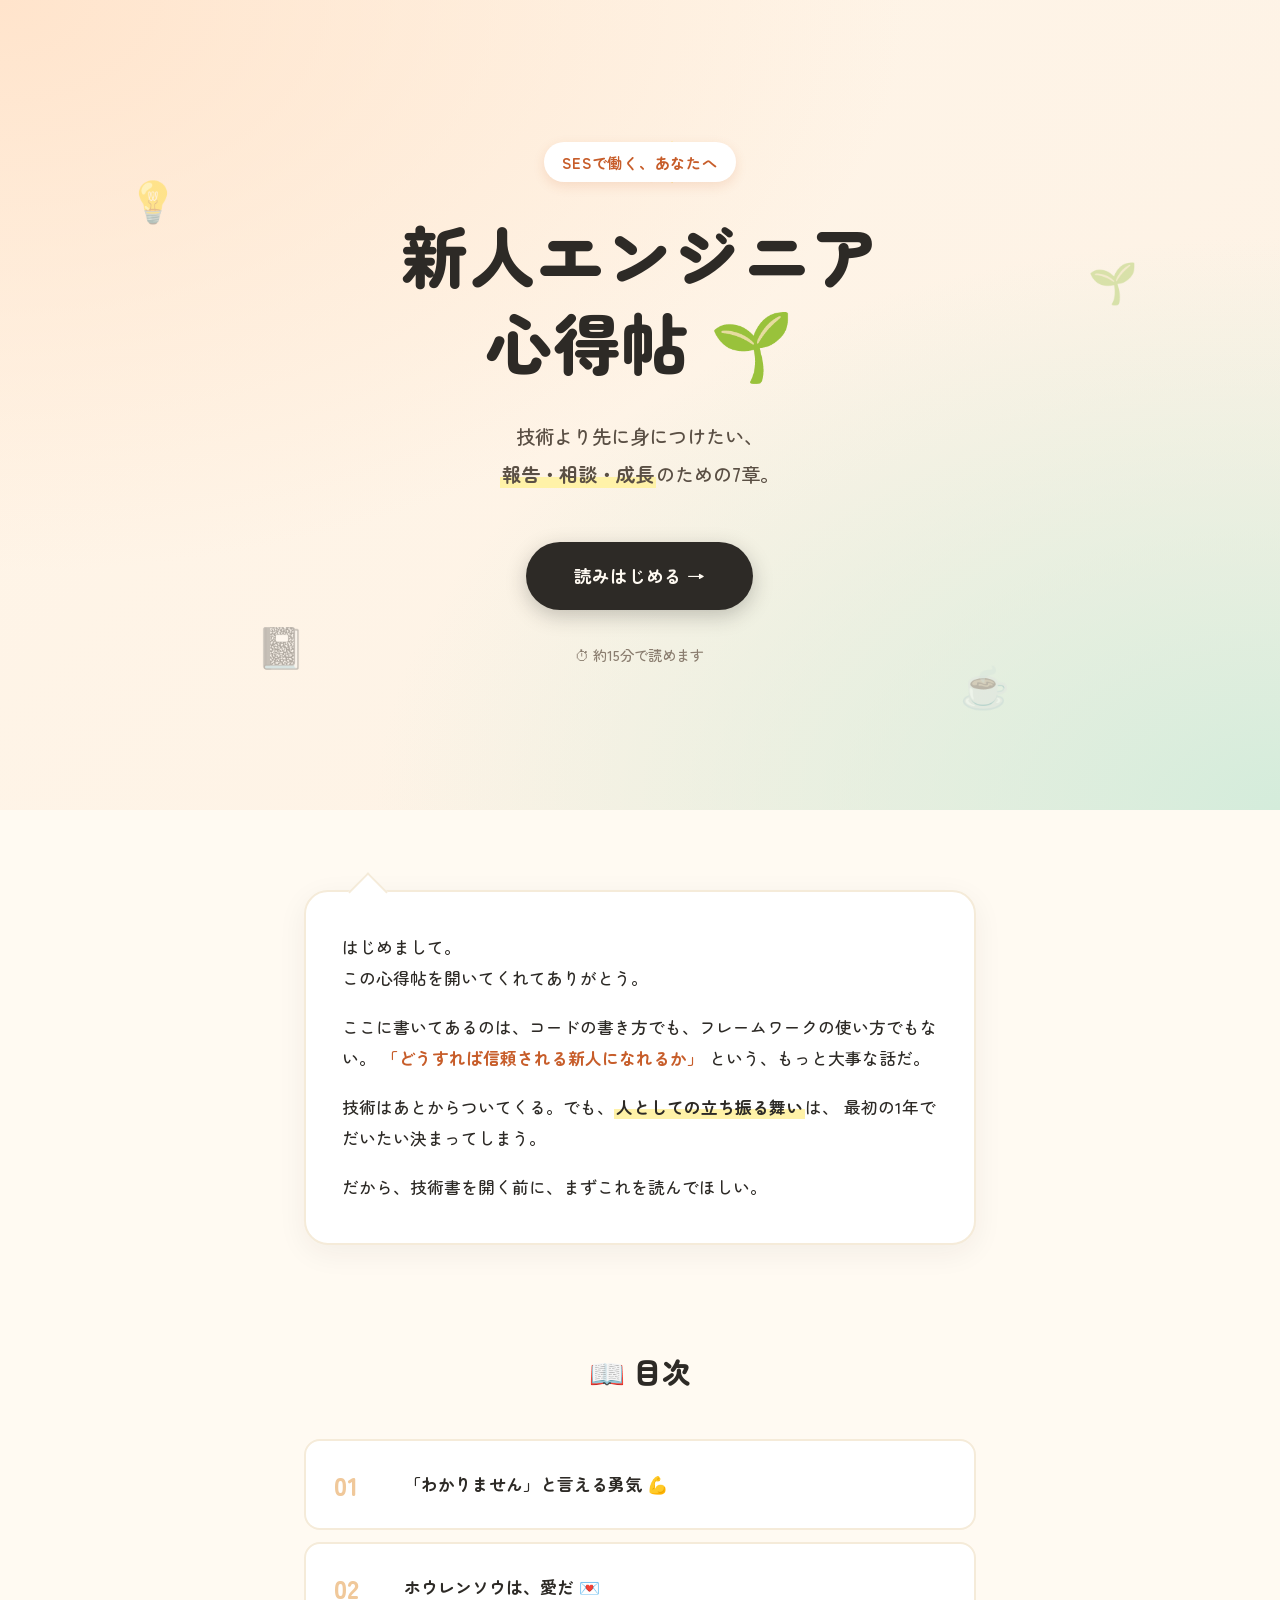
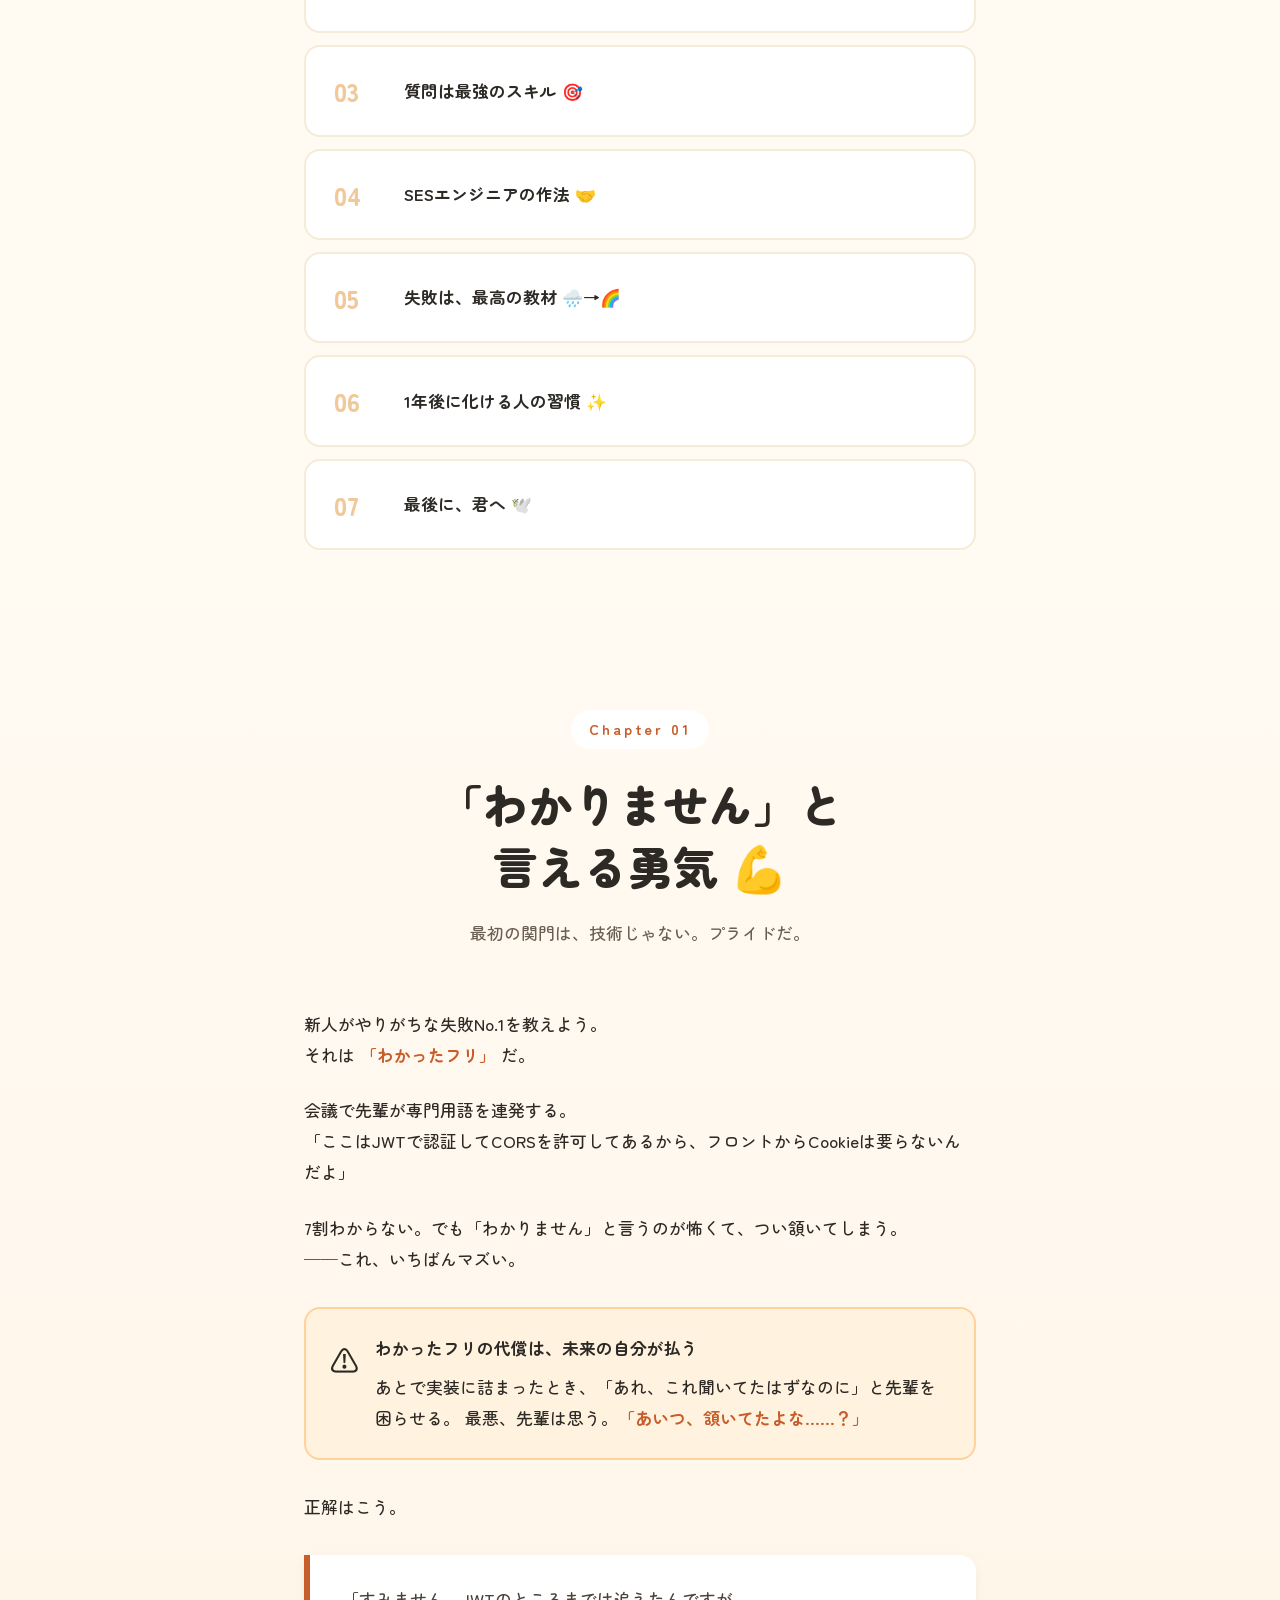
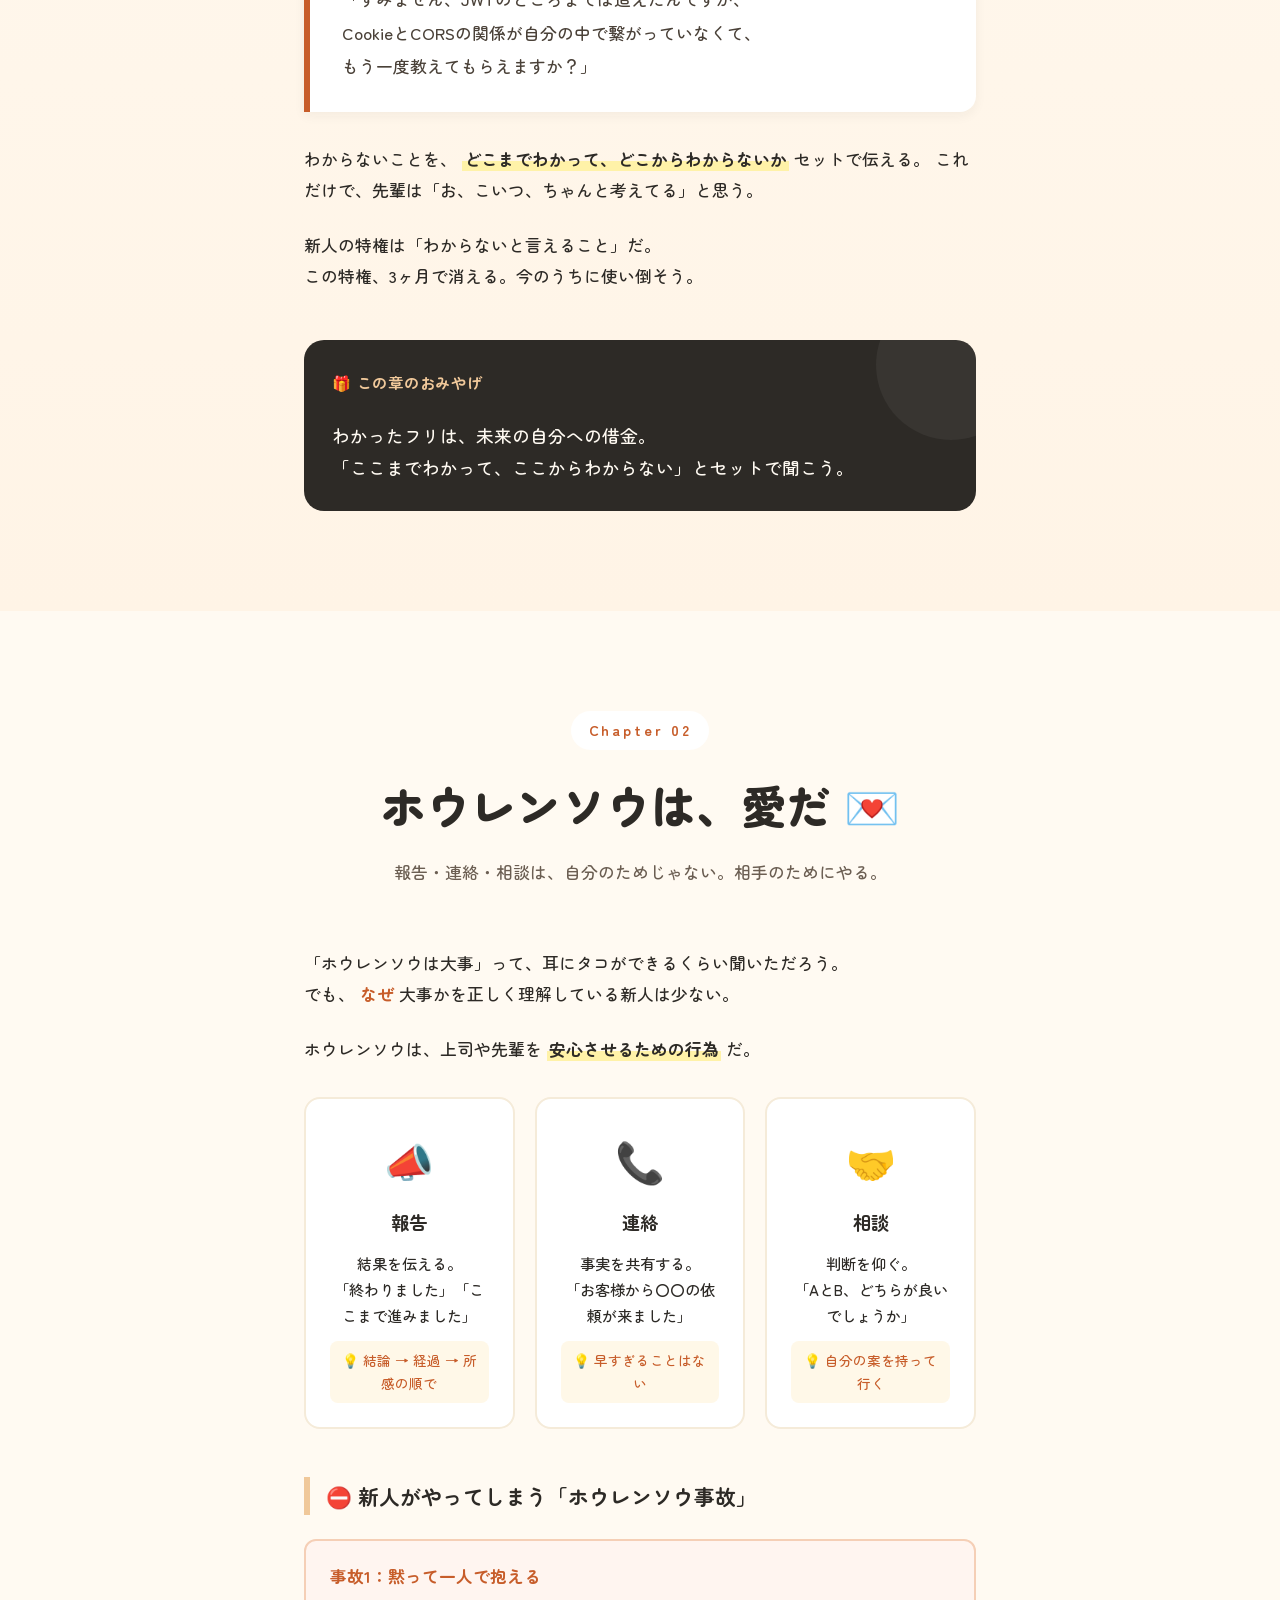
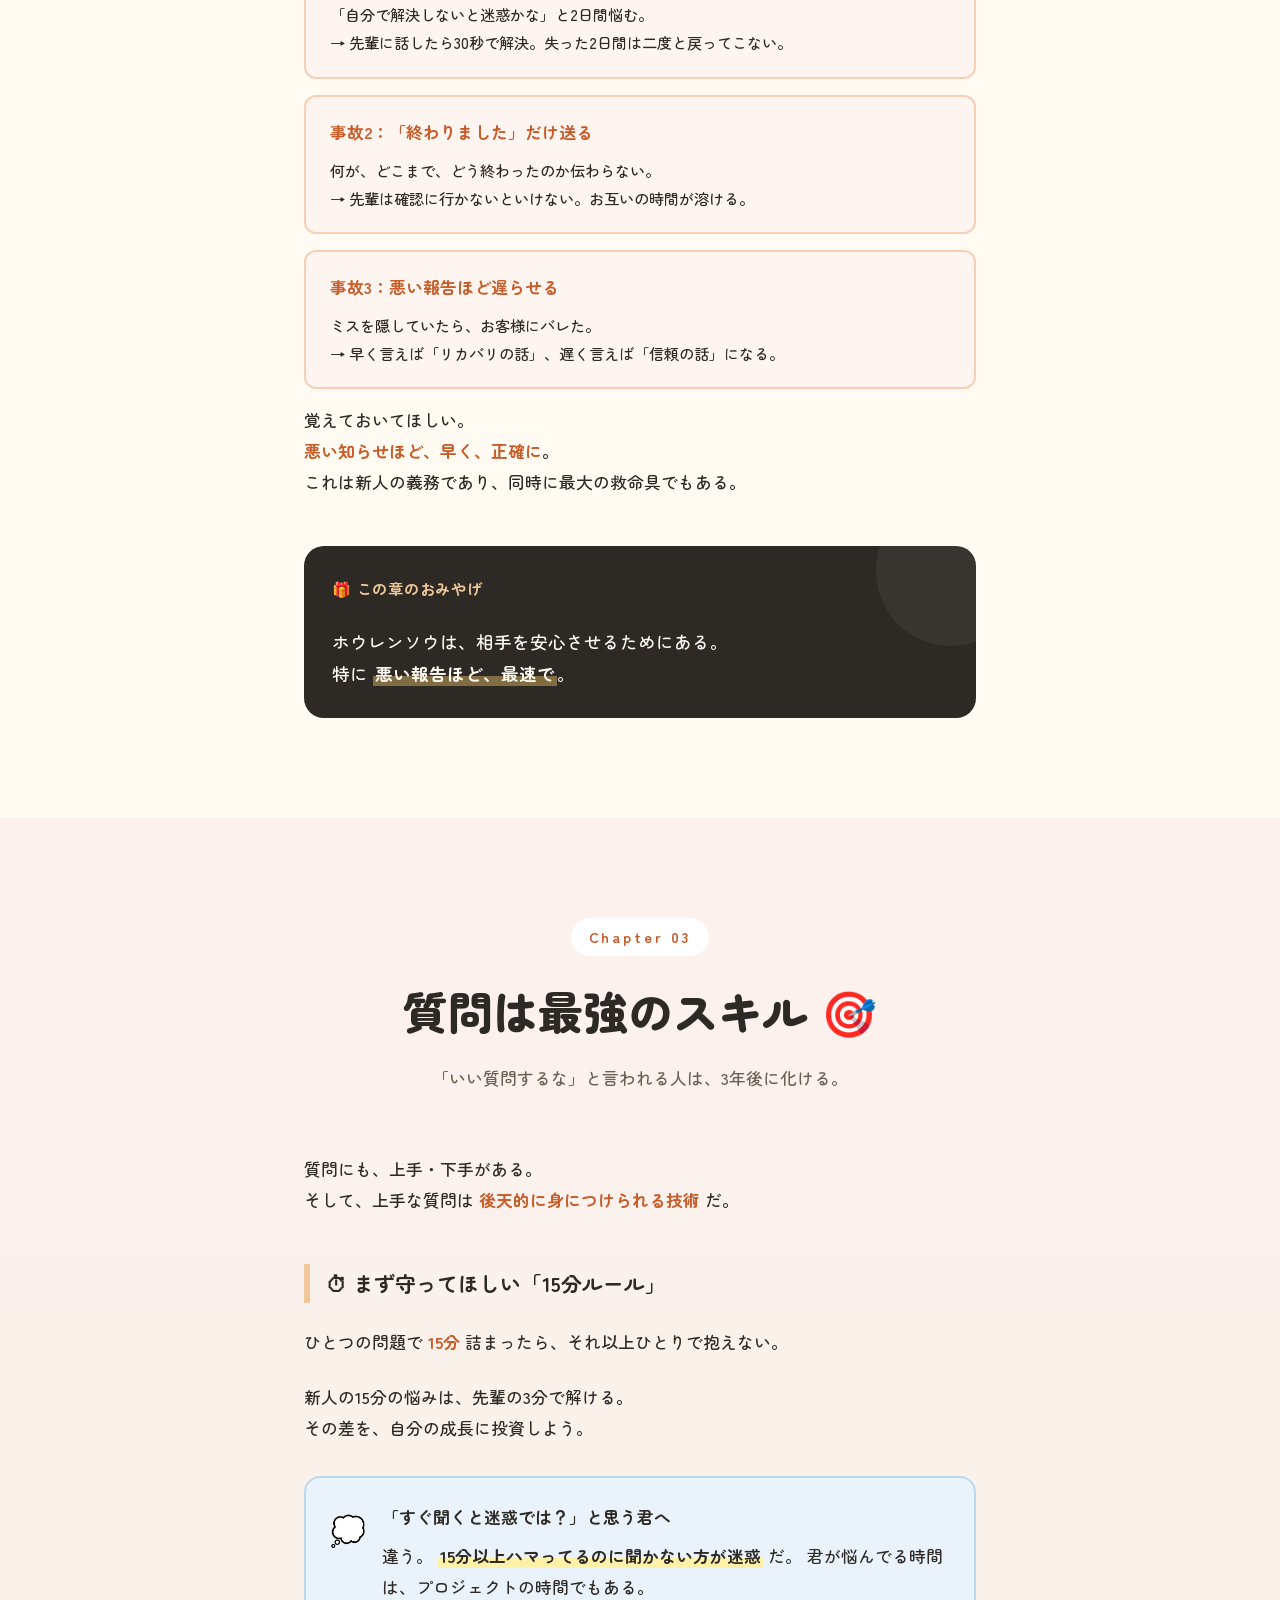
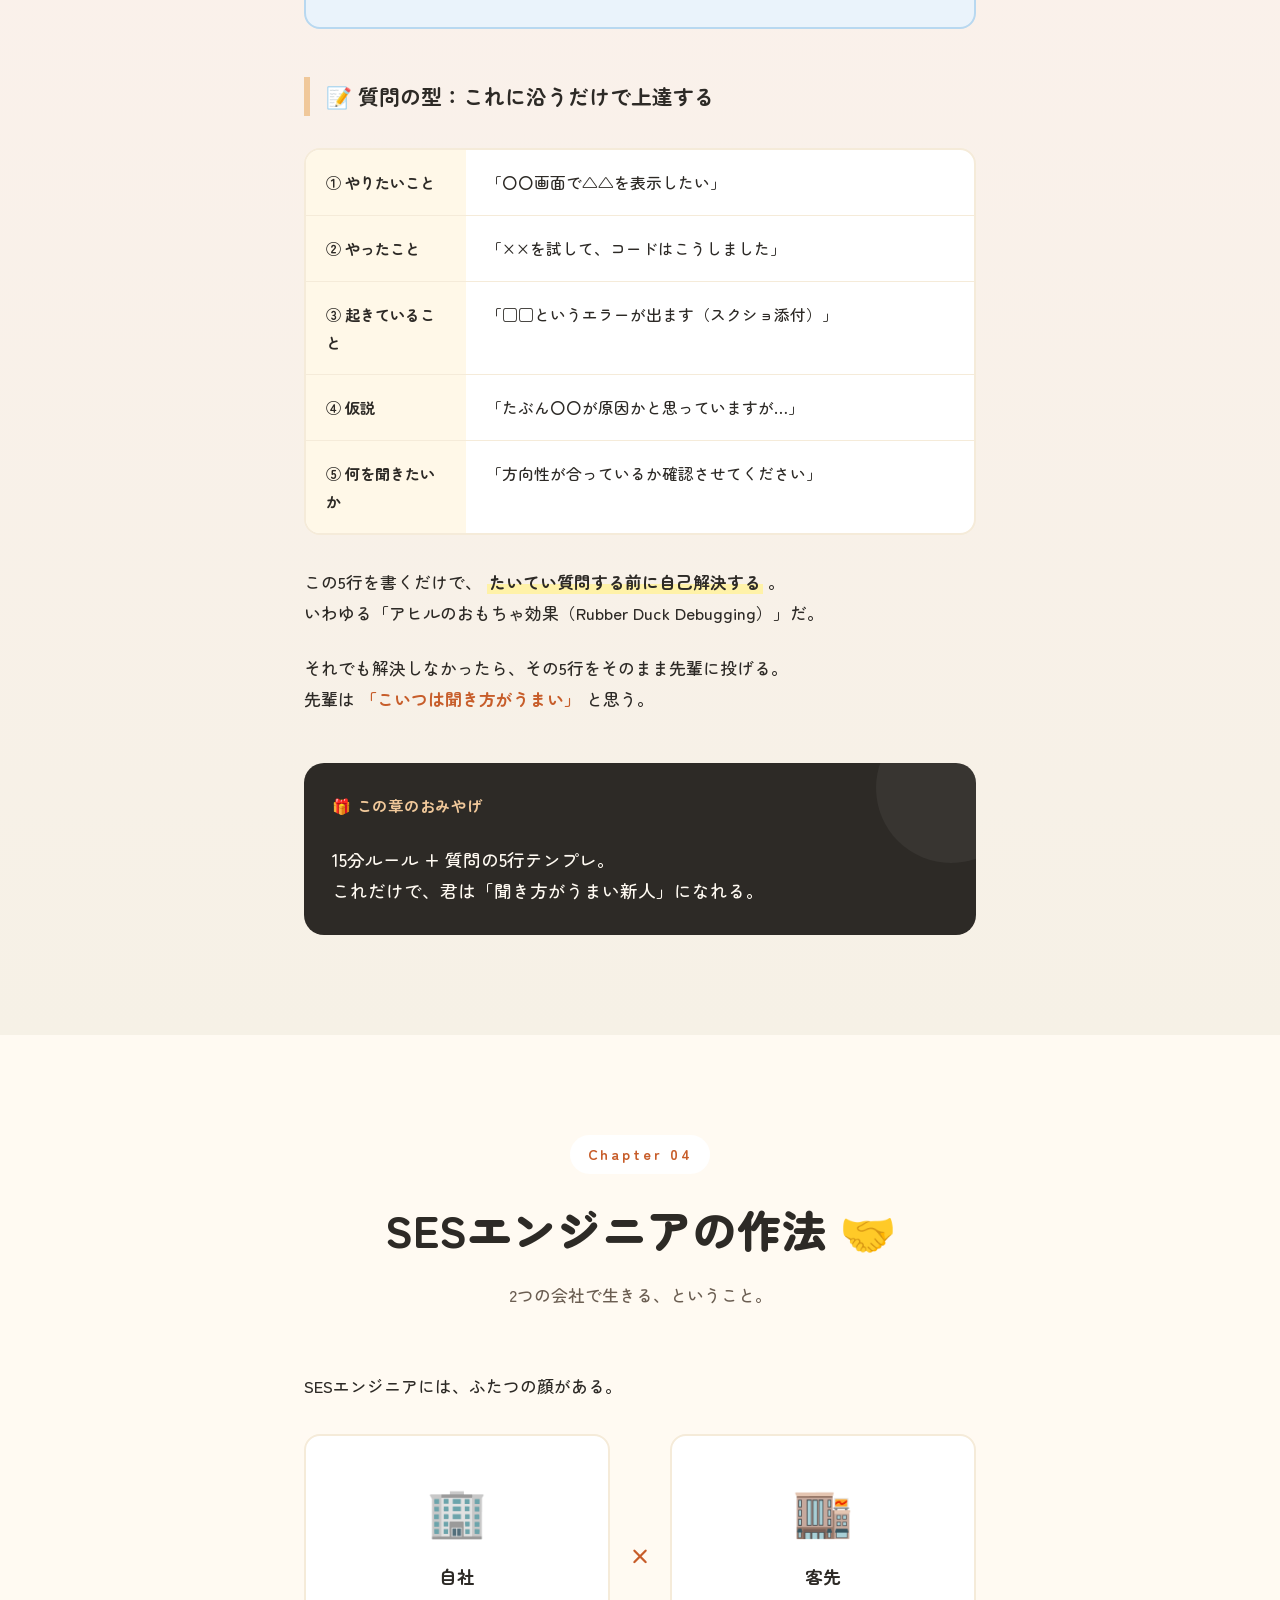
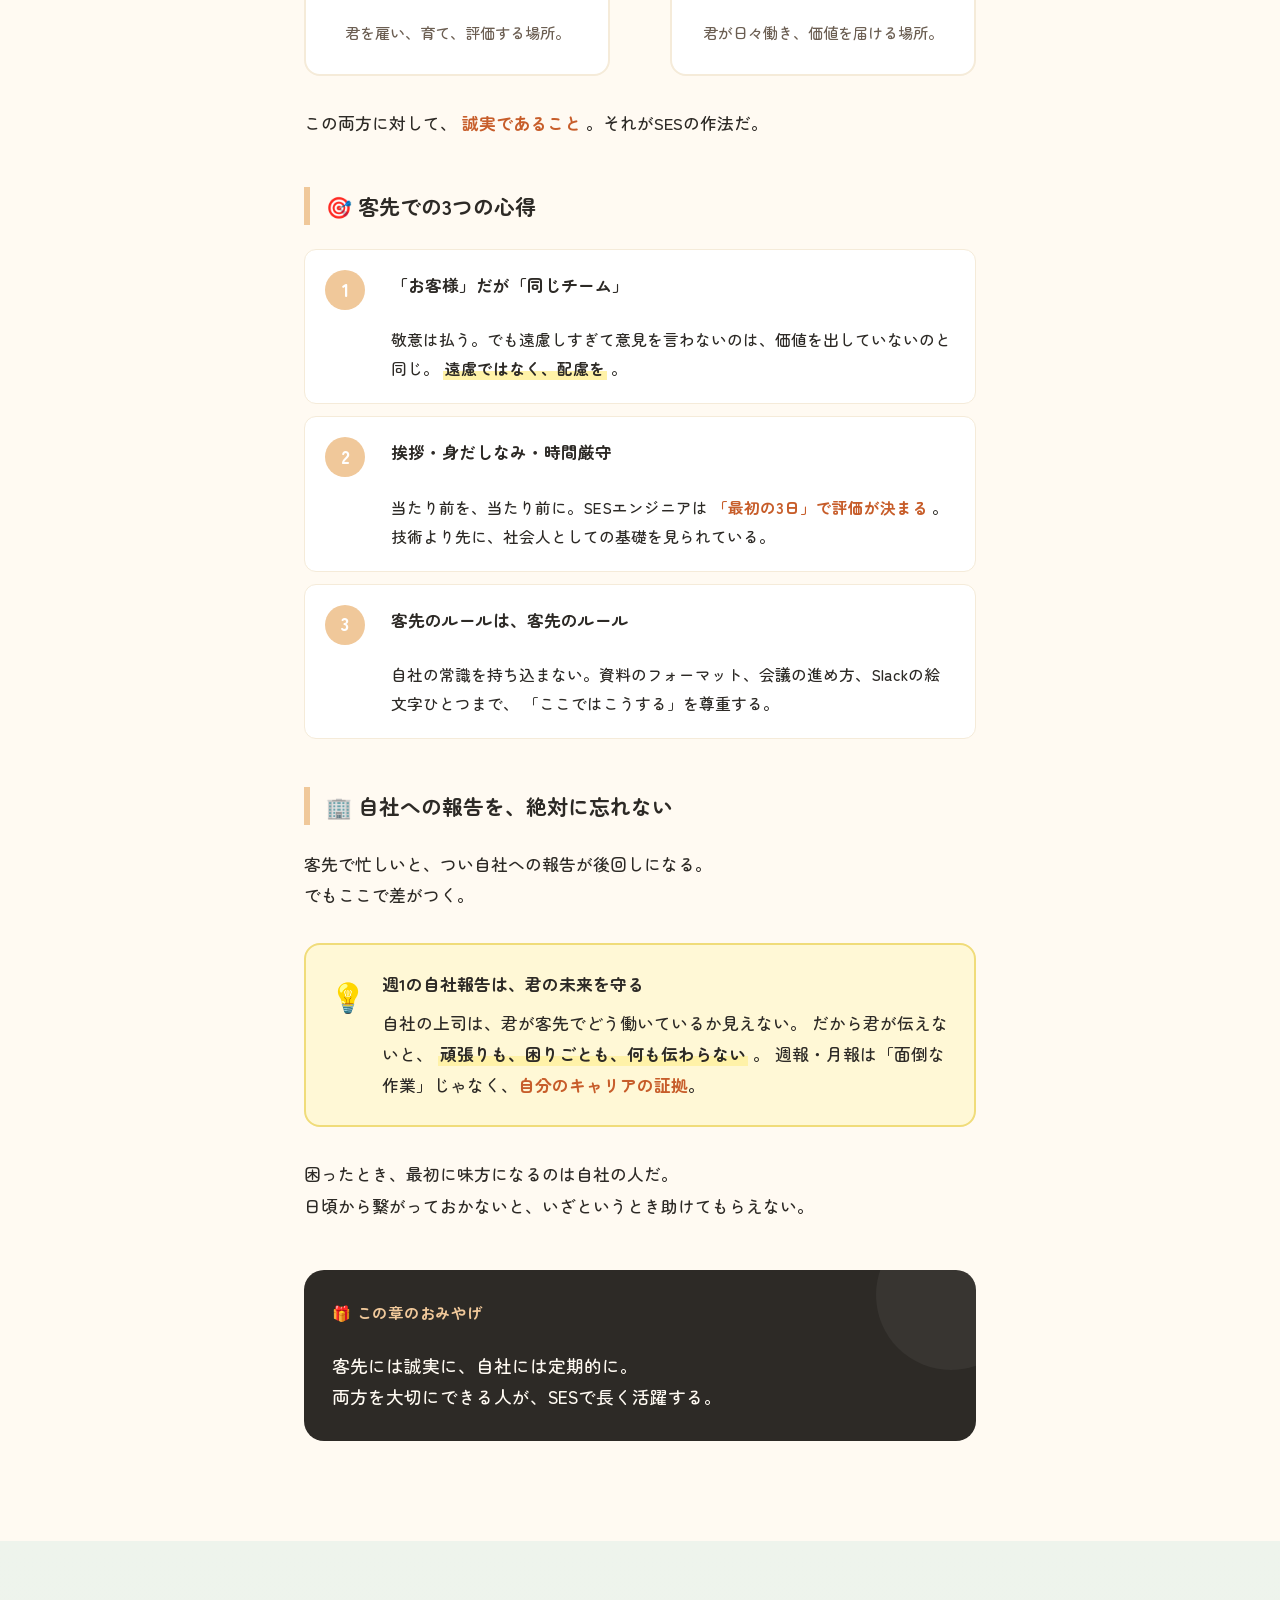
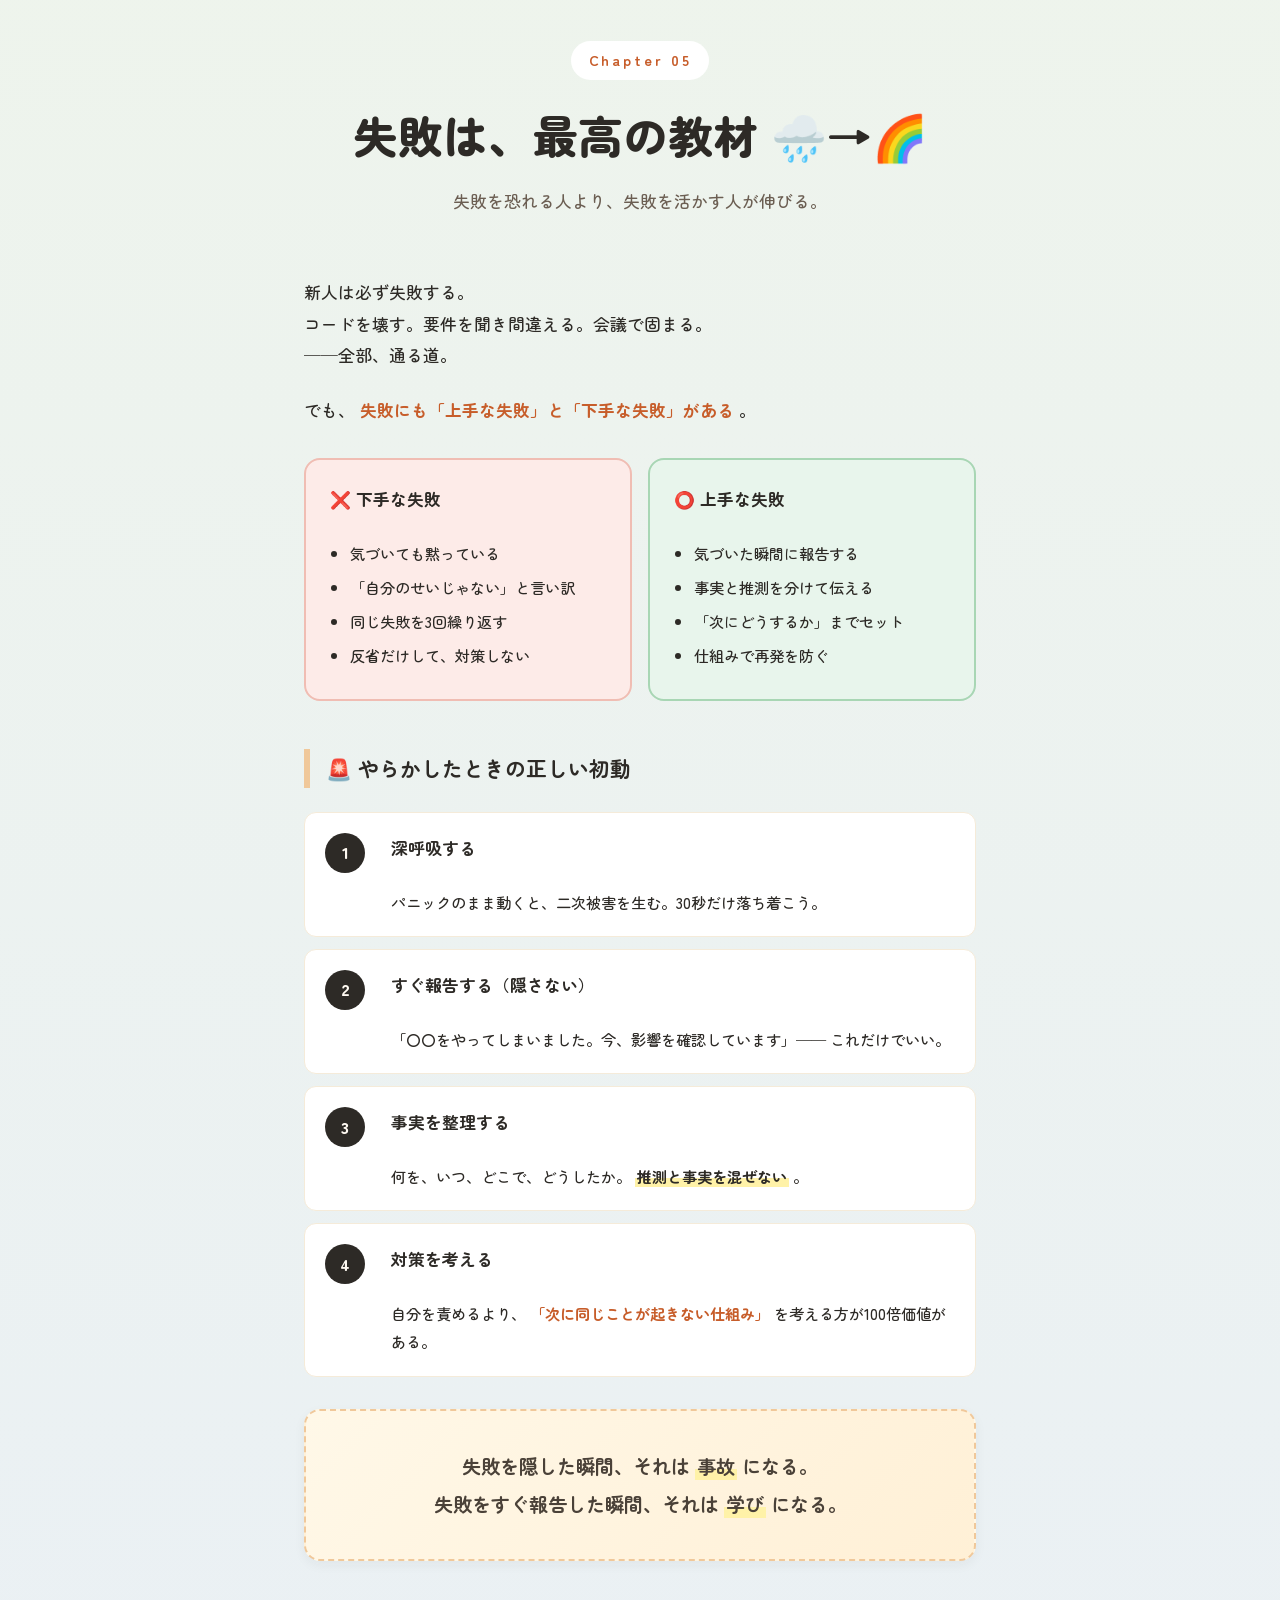
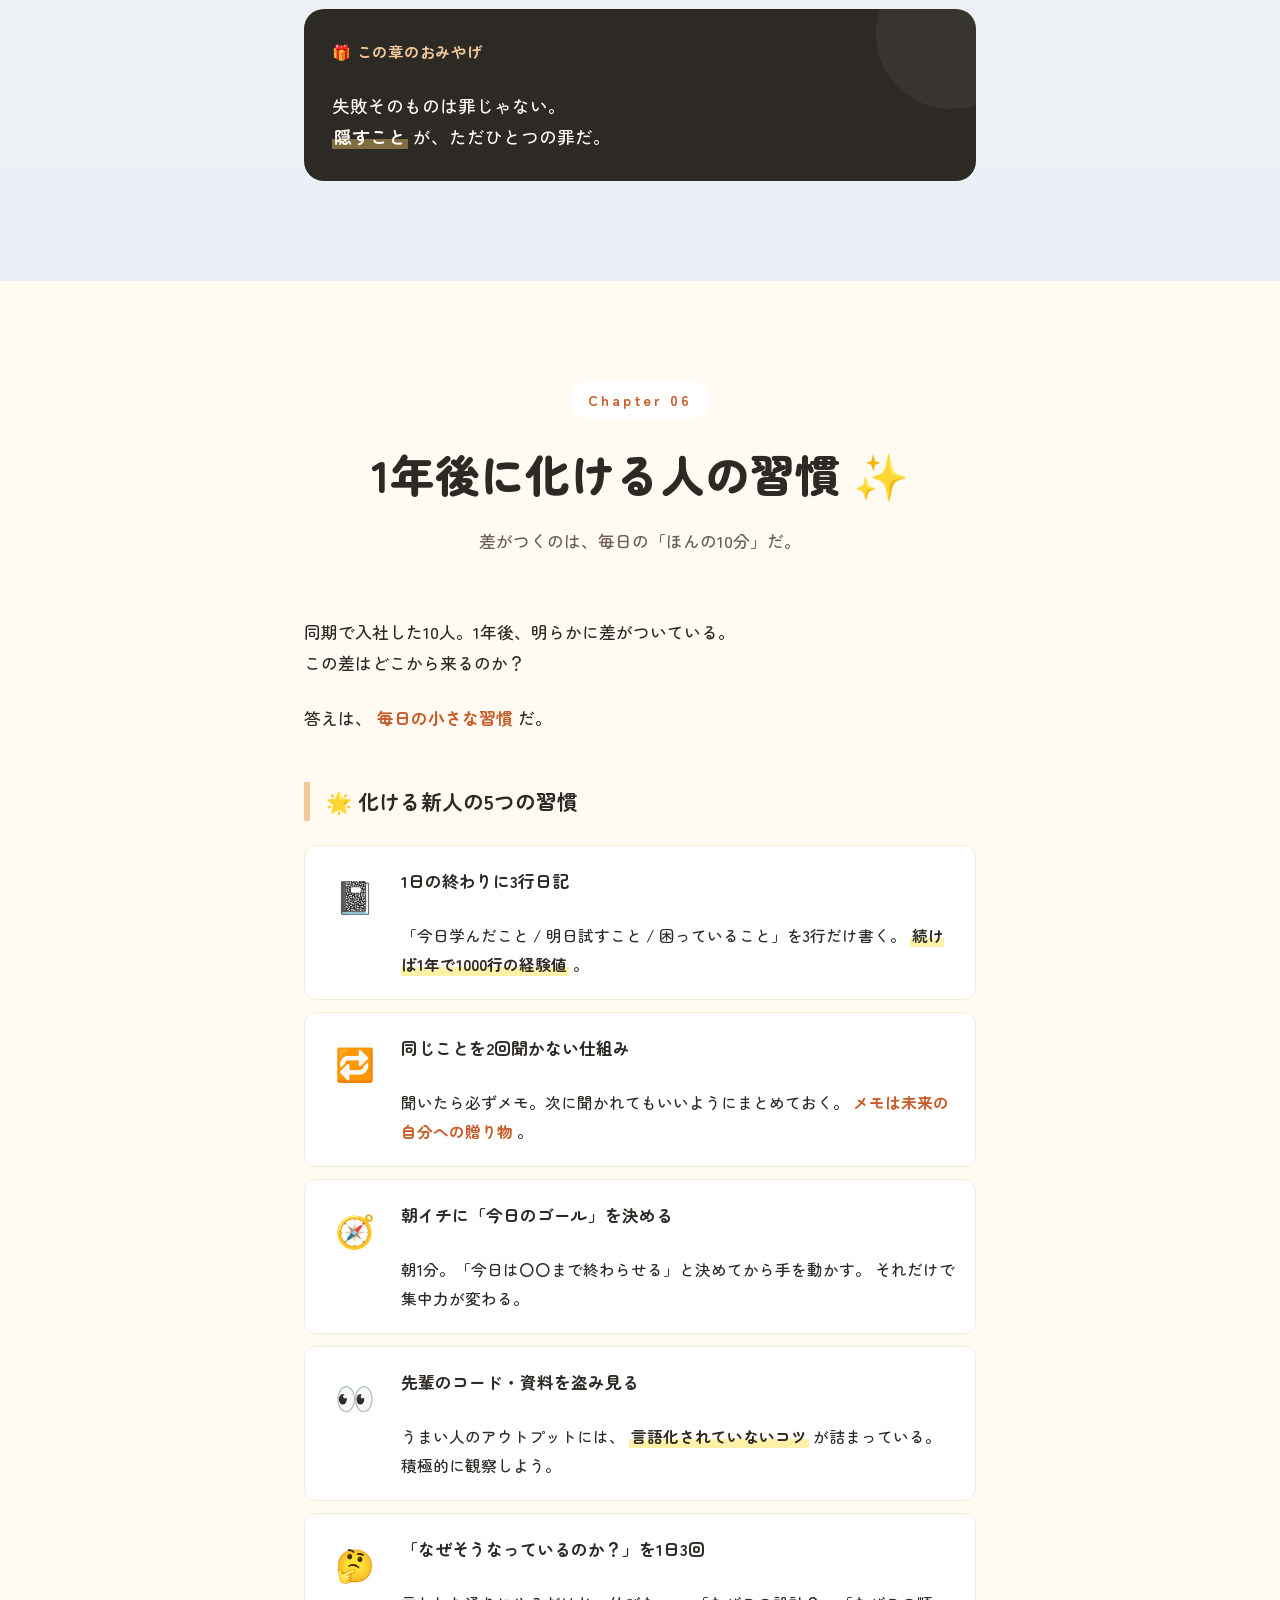
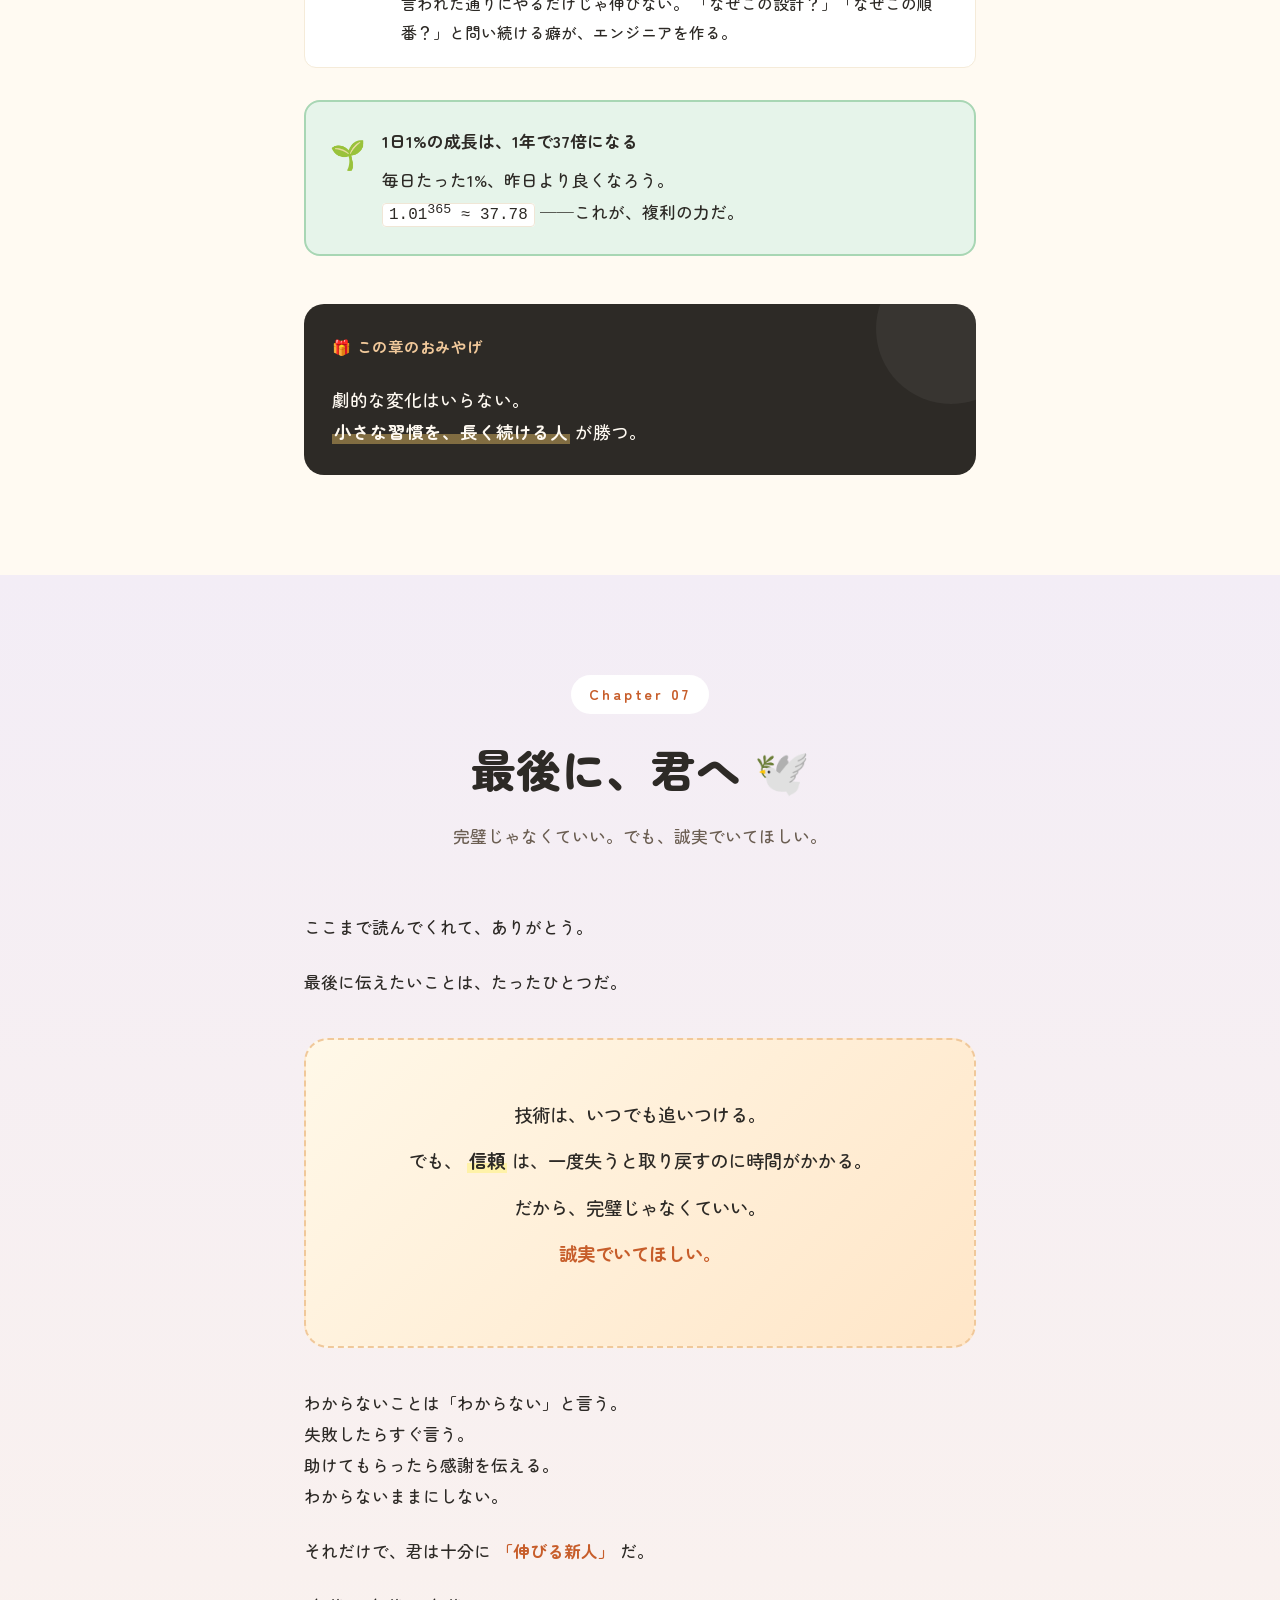
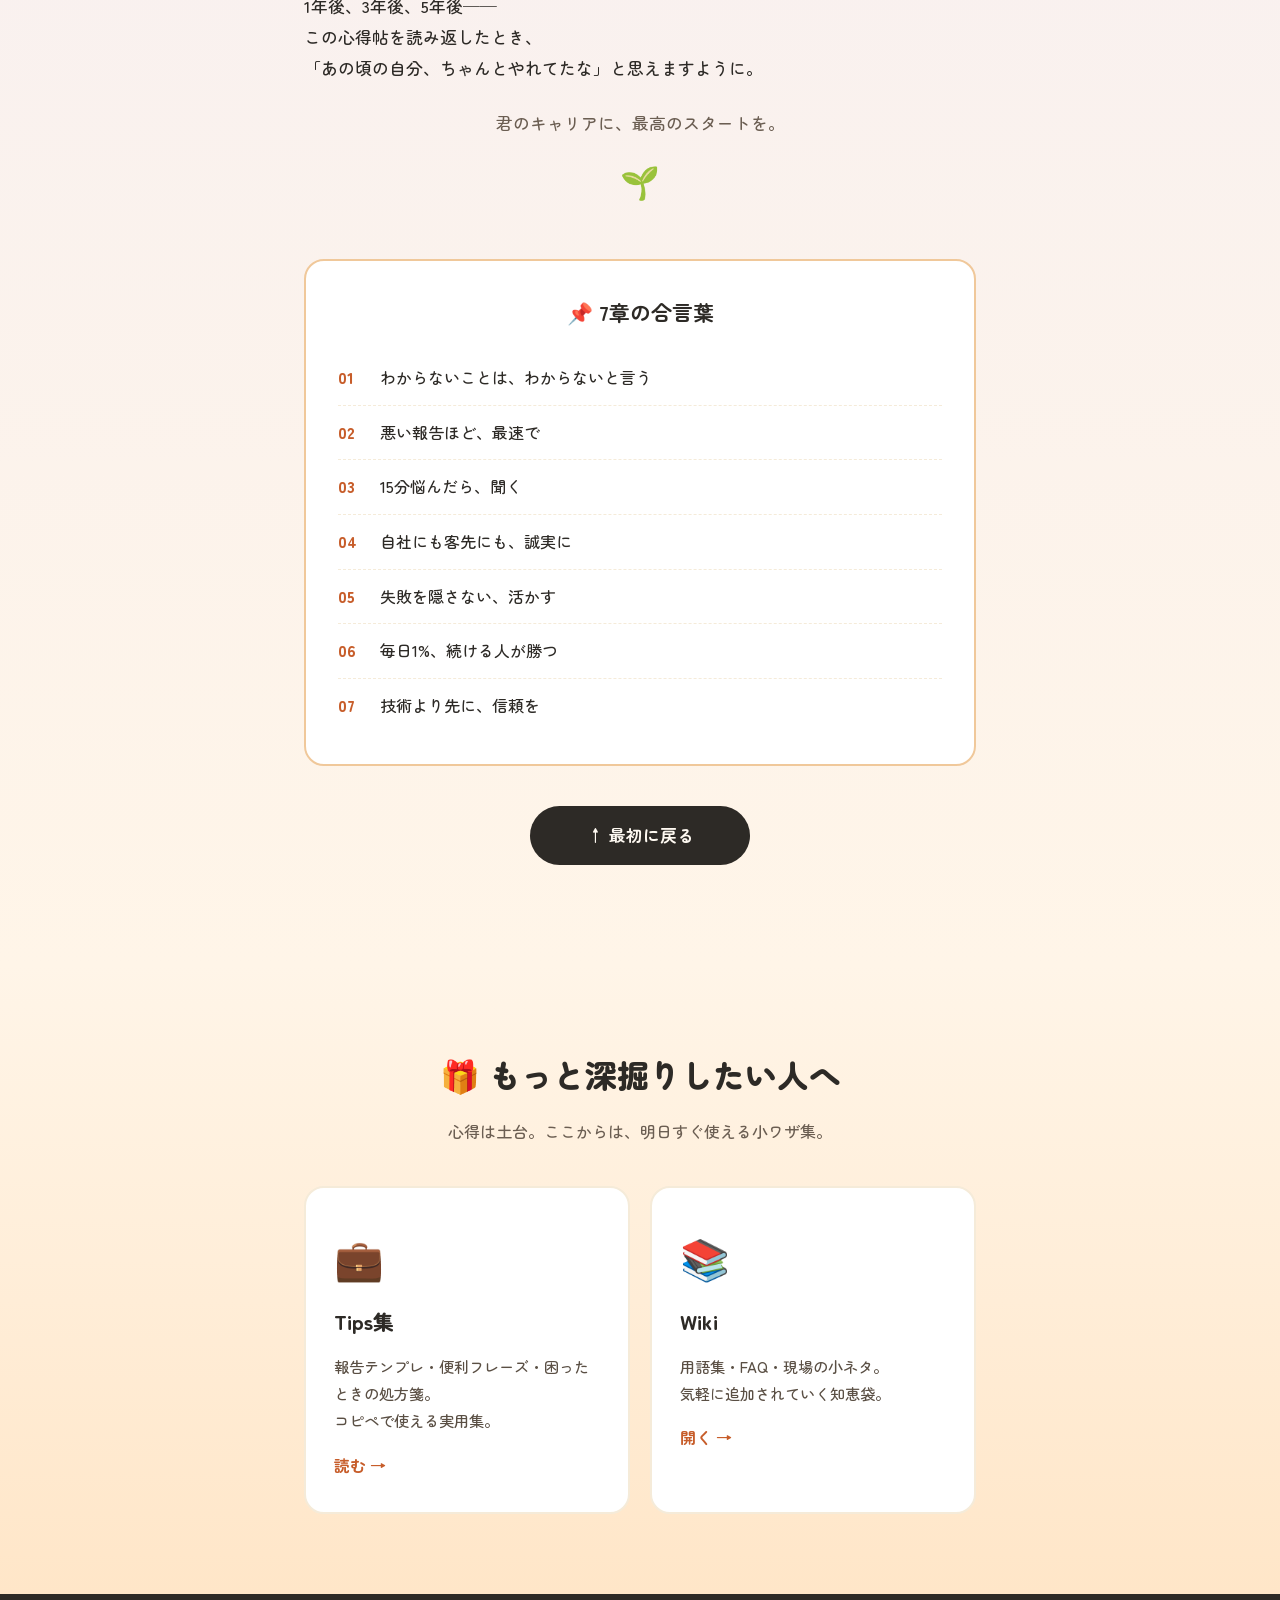
<file: index.html>
<!DOCTYPE html>
<html lang="ja">
<head>
<meta charset="UTF-8">
<meta name="viewport" content="width=device-width, initial-scale=1.0">
<meta name="description" content="SESで働く新人エンジニアへ。技術より先に身につけたい、報告・相談・成長の心得。">
<meta property="og:title" content="新人エンジニア心得帖">
<meta property="og:description" content="技術より先に、これを覚えて。SES新人エンジニアのための7章。">
<meta property="og:type" content="website">
<title>新人エンジニア心得帖 🌱 | SESで伸びる人になるための7章</title>
<link rel="preconnect" href="https://fonts.googleapis.com">
<link rel="preconnect" href="https://fonts.gstatic.com" crossorigin>
<link href="https://fonts.googleapis.com/css2?family=Noto+Sans+JP:wght@400;500;700;900&family=Zen+Maru+Gothic:wght@500;700;900&display=swap" rel="stylesheet">
<link rel="stylesheet" href="assets/css/style.css">
</head>
<body>

<header class="hero">
  <div class="hero-bg">
    <span class="float-emoji" style="--x:10%;--y:20%;--d:0s">💡</span>
    <span class="float-emoji" style="--x:85%;--y:30%;--d:1s">🌱</span>
    <span class="float-emoji" style="--x:20%;--y:75%;--d:2s">📓</span>
    <span class="float-emoji" style="--x:75%;--y:80%;--d:3s">☕</span>
    <span class="float-emoji" style="--x:50%;--y:15%;--d:1.5s">✨</span>
  </div>
  <div class="hero-inner">
    <p class="hero-kicker">SESで働く、あなたへ</p>
    <h1 class="hero-title">新人エンジニア<br>心得帖 <span class="leaf">🌱</span></h1>
    <p class="hero-sub">
      技術より先に身につけたい、<br>
      <em>報告・相談・成長</em>のための7章。
    </p>
    <a href="#chapters" class="hero-cta">読みはじめる →</a>
    <p class="hero-time">⏱ 約15分で読めます</p>
  </div>
</header>

<section class="intro">
  <div class="container">
    <div class="speech-bubble">
      <p>
        はじめまして。<br>
        この心得帖を開いてくれてありがとう。
      </p>
      <p>
        ここに書いてあるのは、コードの書き方でも、フレームワークの使い方でもない。
        <strong>「どうすれば信頼される新人になれるか」</strong>
        という、もっと大事な話だ。
      </p>
      <p>
        技術はあとからついてくる。でも、<em>人としての立ち振る舞い</em>は、
        最初の1年でだいたい決まってしまう。
      </p>
      <p>
        だから、技術書を開く前に、まずこれを読んでほしい。
      </p>
    </div>
  </div>
</section>

<nav id="chapters" class="toc">
  <div class="container">
    <h2 class="toc-title">📖 目次</h2>
    <ol class="toc-list">
      <li><a href="#ch1"><span class="toc-num">01</span><span class="toc-text">「わかりません」と言える勇気 💪</span></a></li>
      <li><a href="#ch2"><span class="toc-num">02</span><span class="toc-text">ホウレンソウは、愛だ 💌</span></a></li>
      <li><a href="#ch3"><span class="toc-num">03</span><span class="toc-text">質問は最強のスキル 🎯</span></a></li>
      <li><a href="#ch4"><span class="toc-num">04</span><span class="toc-text">SESエンジニアの作法 🤝</span></a></li>
      <li><a href="#ch5"><span class="toc-num">05</span><span class="toc-text">失敗は、最高の教材 🌧️→🌈</span></a></li>
      <li><a href="#ch6"><span class="toc-num">06</span><span class="toc-text">1年後に化ける人の習慣 ✨</span></a></li>
      <li><a href="#ch7"><span class="toc-num">07</span><span class="toc-text">最後に、君へ 🕊️</span></a></li>
    </ol>
  </div>
</nav>

<!-- Chapter 1 -->
<article id="ch1" class="chapter chapter-1">
  <div class="container">
    <div class="chapter-head">
      <span class="chapter-num">Chapter 01</span>
      <h2>「わかりません」と<br>言える勇気 💪</h2>
      <p class="chapter-lead">最初の関門は、技術じゃない。プライドだ。</p>
    </div>

    <div class="chapter-body">
      <p>
        新人がやりがちな失敗No.1を教えよう。<br>
        それは <strong>「わかったフリ」</strong> だ。
      </p>

      <p>
        会議で先輩が専門用語を連発する。<br>
        「ここはJWTで認証してCORSを許可してあるから、フロントからCookieは要らないんだよ」
      </p>

      <p>
        7割わからない。でも「わかりません」と言うのが怖くて、つい頷いてしまう。<br>
        ──これ、いちばんマズい。
      </p>

      <div class="callout callout-warn">
        <div class="callout-icon">⚠️</div>
        <div class="callout-body">
          <p class="callout-title">わかったフリの代償は、未来の自分が払う</p>
          <p>
            あとで実装に詰まったとき、「あれ、これ聞いてたはずなのに」と先輩を困らせる。
            最悪、先輩は思う。<strong>「あいつ、頷いてたよな……？」</strong>
          </p>
        </div>
      </div>

      <p>
        正解はこう。
      </p>

      <blockquote class="quote">
        「すみません、JWTのところまでは追えたんですが、<br>
        CookieとCORSの関係が自分の中で繋がっていなくて、<br>
        もう一度教えてもらえますか？」
      </blockquote>

      <p>
        わからないことを、 <em>どこまでわかって、どこからわからないか</em> セットで伝える。
        これだけで、先輩は「お、こいつ、ちゃんと考えてる」と思う。
      </p>

      <p>
        新人の特権は「わからないと言えること」だ。<br>
        この特権、3ヶ月で消える。今のうちに使い倒そう。
      </p>

      <div class="takeaway">
        <p class="takeaway-label">🎁 この章のおみやげ</p>
        <p>
          わかったフリは、未来の自分への借金。<br>
          「ここまでわかって、ここからわからない」とセットで聞こう。
        </p>
      </div>
    </div>
  </div>
</article>

<!-- Chapter 2 -->
<article id="ch2" class="chapter chapter-2">
  <div class="container">
    <div class="chapter-head">
      <span class="chapter-num">Chapter 02</span>
      <h2>ホウレンソウは、愛だ 💌</h2>
      <p class="chapter-lead">報告・連絡・相談は、自分のためじゃない。相手のためにやる。</p>
    </div>

    <div class="chapter-body">
      <p>
        「ホウレンソウは大事」って、耳にタコができるくらい聞いただろう。<br>
        でも、 <strong>なぜ</strong> 大事かを正しく理解している新人は少ない。
      </p>

      <p>
        ホウレンソウは、上司や先輩を <em>安心させるための行為</em> だ。
      </p>

      <div class="card-grid">
        <div class="card">
          <div class="card-emoji">📣</div>
          <h3>報告</h3>
          <p>結果を伝える。<br>「終わりました」「ここまで進みました」</p>
          <p class="card-tip">💡 結論 → 経過 → 所感の順で</p>
        </div>
        <div class="card">
          <div class="card-emoji">📞</div>
          <h3>連絡</h3>
          <p>事実を共有する。<br>「お客様から〇〇の依頼が来ました」</p>
          <p class="card-tip">💡 早すぎることはない</p>
        </div>
        <div class="card">
          <div class="card-emoji">🤝</div>
          <h3>相談</h3>
          <p>判断を仰ぐ。<br>「AとB、どちらが良いでしょうか」</p>
          <p class="card-tip">💡 自分の案を持って行く</p>
        </div>
      </div>

      <h3 class="sub-head">⛔ 新人がやってしまう「ホウレンソウ事故」</h3>

      <div class="incident">
        <p class="incident-title">事故1：黙って一人で抱える</p>
        <p>
          「自分で解決しないと迷惑かな」と2日間悩む。<br>
          → 先輩に話したら30秒で解決。失った2日間は二度と戻ってこない。
        </p>
      </div>

      <div class="incident">
        <p class="incident-title">事故2：「終わりました」だけ送る</p>
        <p>
          何が、どこまで、どう終わったのか伝わらない。<br>
          → 先輩は確認に行かないといけない。お互いの時間が溶ける。
        </p>
      </div>

      <div class="incident">
        <p class="incident-title">事故3：悪い報告ほど遅らせる</p>
        <p>
          ミスを隠していたら、お客様にバレた。<br>
          → 早く言えば「リカバリの話」、遅く言えば「信頼の話」になる。
        </p>
      </div>

      <p>
        覚えておいてほしい。<br>
        <strong>悪い知らせほど、早く、正確に</strong>。<br>
        これは新人の義務であり、同時に最大の救命具でもある。
      </p>

      <div class="takeaway">
        <p class="takeaway-label">🎁 この章のおみやげ</p>
        <p>
          ホウレンソウは、相手を安心させるためにある。<br>
          特に <em>悪い報告ほど、最速で</em>。
        </p>
      </div>
    </div>
  </div>
</article>

<!-- Chapter 3 -->
<article id="ch3" class="chapter chapter-3">
  <div class="container">
    <div class="chapter-head">
      <span class="chapter-num">Chapter 03</span>
      <h2>質問は最強のスキル 🎯</h2>
      <p class="chapter-lead">「いい質問するな」と言われる人は、3年後に化ける。</p>
    </div>

    <div class="chapter-body">
      <p>
        質問にも、上手・下手がある。<br>
        そして、上手な質問は <strong>後天的に身につけられる技術</strong> だ。
      </p>

      <h3 class="sub-head">⏱ まず守ってほしい「15分ルール」</h3>

      <p>
        ひとつの問題で <strong>15分</strong> 詰まったら、それ以上ひとりで抱えない。
      </p>

      <p>
        新人の15分の悩みは、先輩の3分で解ける。<br>
        その差を、自分の成長に投資しよう。
      </p>

      <div class="callout callout-info">
        <div class="callout-icon">💭</div>
        <div class="callout-body">
          <p class="callout-title">「すぐ聞くと迷惑では？」と思う君へ</p>
          <p>
            違う。 <em>15分以上ハマってるのに聞かない方が迷惑</em> だ。
            君が悩んでる時間は、プロジェクトの時間でもある。
          </p>
        </div>
      </div>

      <h3 class="sub-head">📝 質問の型：これに沿うだけで上達する</h3>

      <div class="template">
        <div class="template-row">
          <div class="template-key">① やりたいこと</div>
          <div class="template-val">「〇〇画面で△△を表示したい」</div>
        </div>
        <div class="template-row">
          <div class="template-key">② やったこと</div>
          <div class="template-val">「××を試して、コードはこうしました」</div>
        </div>
        <div class="template-row">
          <div class="template-key">③ 起きていること</div>
          <div class="template-val">「□□というエラーが出ます（スクショ添付）」</div>
        </div>
        <div class="template-row">
          <div class="template-key">④ 仮説</div>
          <div class="template-val">「たぶん〇〇が原因かと思っていますが…」</div>
        </div>
        <div class="template-row">
          <div class="template-key">⑤ 何を聞きたいか</div>
          <div class="template-val">「方向性が合っているか確認させてください」</div>
        </div>
      </div>

      <p>
        この5行を書くだけで、 <em>たいてい質問する前に自己解決する</em> 。<br>
        いわゆる「アヒルのおもちゃ効果（Rubber Duck Debugging）」だ。
      </p>

      <p>
        それでも解決しなかったら、その5行をそのまま先輩に投げる。<br>
        先輩は <strong>「こいつは聞き方がうまい」</strong> と思う。
      </p>

      <div class="takeaway">
        <p class="takeaway-label">🎁 この章のおみやげ</p>
        <p>
          15分ルール + 質問の5行テンプレ。<br>
          これだけで、君は「聞き方がうまい新人」になれる。
        </p>
      </div>
    </div>
  </div>
</article>

<!-- Chapter 4 -->
<article id="ch4" class="chapter chapter-4">
  <div class="container">
    <div class="chapter-head">
      <span class="chapter-num">Chapter 04</span>
      <h2>SESエンジニアの作法 🤝</h2>
      <p class="chapter-lead">2つの会社で生きる、ということ。</p>
    </div>

    <div class="chapter-body">
      <p>
        SESエンジニアには、ふたつの顔がある。
      </p>

      <div class="two-side">
        <div class="two-side-item">
          <div class="two-side-emoji">🏢</div>
          <p class="two-side-title">自社</p>
          <p>君を雇い、育て、評価する場所。</p>
        </div>
        <div class="two-side-vs">×</div>
        <div class="two-side-item">
          <div class="two-side-emoji">🏬</div>
          <p class="two-side-title">客先</p>
          <p>君が日々働き、価値を届ける場所。</p>
        </div>
      </div>

      <p>
        この両方に対して、 <strong>誠実であること</strong> 。それがSESの作法だ。
      </p>

      <h3 class="sub-head">🎯 客先での3つの心得</h3>

      <div class="rule-list">
        <div class="rule">
          <span class="rule-num">1</span>
          <div>
            <p class="rule-title">「お客様」だが「同じチーム」</p>
            <p>敬意は払う。でも遠慮しすぎて意見を言わないのは、価値を出していないのと同じ。
            <em>遠慮ではなく、配慮を</em> 。</p>
          </div>
        </div>
        <div class="rule">
          <span class="rule-num">2</span>
          <div>
            <p class="rule-title">挨拶・身だしなみ・時間厳守</p>
            <p>当たり前を、当たり前に。SESエンジニアは <strong>「最初の3日」で評価が決まる</strong> 。
            技術より先に、社会人としての基礎を見られている。</p>
          </div>
        </div>
        <div class="rule">
          <span class="rule-num">3</span>
          <div>
            <p class="rule-title">客先のルールは、客先のルール</p>
            <p>自社の常識を持ち込まない。資料のフォーマット、会議の進め方、Slackの絵文字ひとつまで、
            「ここではこうする」を尊重する。</p>
          </div>
        </div>
      </div>

      <h3 class="sub-head">🏢 自社への報告を、絶対に忘れない</h3>

      <p>
        客先で忙しいと、つい自社への報告が後回しになる。<br>
        でもここで差がつく。
      </p>

      <div class="callout callout-tip">
        <div class="callout-icon">💡</div>
        <div class="callout-body">
          <p class="callout-title">週1の自社報告は、君の未来を守る</p>
          <p>
            自社の上司は、君が客先でどう働いているか見えない。
            だから君が伝えないと、 <em>頑張りも、困りごとも、何も伝わらない</em> 。
            週報・月報は「面倒な作業」じゃなく、<strong>自分のキャリアの証拠</strong>。
          </p>
        </div>
      </div>

      <p>
        困ったとき、最初に味方になるのは自社の人だ。<br>
        日頃から繋がっておかないと、いざというとき助けてもらえない。
      </p>

      <div class="takeaway">
        <p class="takeaway-label">🎁 この章のおみやげ</p>
        <p>
          客先には誠実に、自社には定期的に。<br>
          両方を大切にできる人が、SESで長く活躍する。
        </p>
      </div>
    </div>
  </div>
</article>

<!-- Chapter 5 -->
<article id="ch5" class="chapter chapter-5">
  <div class="container">
    <div class="chapter-head">
      <span class="chapter-num">Chapter 05</span>
      <h2>失敗は、最高の教材 🌧️→🌈</h2>
      <p class="chapter-lead">失敗を恐れる人より、失敗を活かす人が伸びる。</p>
    </div>

    <div class="chapter-body">
      <p>
        新人は必ず失敗する。<br>
        コードを壊す。要件を聞き間違える。会議で固まる。<br>
        ──全部、通る道。
      </p>

      <p>
        でも、 <strong>失敗にも「上手な失敗」と「下手な失敗」がある</strong> 。
      </p>

      <div class="compare">
        <div class="compare-bad">
          <p class="compare-label">❌ 下手な失敗</p>
          <ul>
            <li>気づいても黙っている</li>
            <li>「自分のせいじゃない」と言い訳</li>
            <li>同じ失敗を3回繰り返す</li>
            <li>反省だけして、対策しない</li>
          </ul>
        </div>
        <div class="compare-good">
          <p class="compare-label">⭕ 上手な失敗</p>
          <ul>
            <li>気づいた瞬間に報告する</li>
            <li>事実と推測を分けて伝える</li>
            <li>「次にどうするか」までセット</li>
            <li>仕組みで再発を防ぐ</li>
          </ul>
        </div>
      </div>

      <h3 class="sub-head">🚨 やらかしたときの正しい初動</h3>

      <div class="steps">
        <div class="step">
          <div class="step-num">1</div>
          <div>
            <p class="step-title">深呼吸する</p>
            <p>パニックのまま動くと、二次被害を生む。30秒だけ落ち着こう。</p>
          </div>
        </div>
        <div class="step">
          <div class="step-num">2</div>
          <div>
            <p class="step-title">すぐ報告する（隠さない）</p>
            <p>「〇〇をやってしまいました。今、影響を確認しています」── これだけでいい。</p>
          </div>
        </div>
        <div class="step">
          <div class="step-num">3</div>
          <div>
            <p class="step-title">事実を整理する</p>
            <p>何を、いつ、どこで、どうしたか。 <em>推測と事実を混ぜない</em> 。</p>
          </div>
        </div>
        <div class="step">
          <div class="step-num">4</div>
          <div>
            <p class="step-title">対策を考える</p>
            <p>自分を責めるより、 <strong>「次に同じことが起きない仕組み」</strong> を考える方が100倍価値がある。</p>
          </div>
        </div>
      </div>

      <blockquote class="quote big">
        失敗を隠した瞬間、それは <em>事故</em> になる。<br>
        失敗をすぐ報告した瞬間、それは <em>学び</em> になる。
      </blockquote>

      <div class="takeaway">
        <p class="takeaway-label">🎁 この章のおみやげ</p>
        <p>
          失敗そのものは罪じゃない。<br>
          <em>隠すこと</em> が、ただひとつの罪だ。
        </p>
      </div>
    </div>
  </div>
</article>

<!-- Chapter 6 -->
<article id="ch6" class="chapter chapter-6">
  <div class="container">
    <div class="chapter-head">
      <span class="chapter-num">Chapter 06</span>
      <h2>1年後に化ける人の習慣 ✨</h2>
      <p class="chapter-lead">差がつくのは、毎日の「ほんの10分」だ。</p>
    </div>

    <div class="chapter-body">
      <p>
        同期で入社した10人。1年後、明らかに差がついている。<br>
        この差はどこから来るのか？
      </p>

      <p>
        答えは、 <strong>毎日の小さな習慣</strong> だ。
      </p>

      <h3 class="sub-head">🌟 化ける新人の5つの習慣</h3>

      <div class="habit-list">
        <div class="habit">
          <div class="habit-emoji">📓</div>
          <div>
            <p class="habit-title">1日の終わりに3行日記</p>
            <p>「今日学んだこと / 明日試すこと / 困っていること」を3行だけ書く。
            <em>続けば1年で1000行の経験値</em> 。</p>
          </div>
        </div>
        <div class="habit">
          <div class="habit-emoji">🔁</div>
          <div>
            <p class="habit-title">同じことを2回聞かない仕組み</p>
            <p>聞いたら必ずメモ。次に聞かれてもいいようにまとめておく。
            <strong>メモは未来の自分への贈り物</strong> 。</p>
          </div>
        </div>
        <div class="habit">
          <div class="habit-emoji">🧭</div>
          <div>
            <p class="habit-title">朝イチに「今日のゴール」を決める</p>
            <p>朝1分。「今日は〇〇まで終わらせる」と決めてから手を動かす。
            それだけで集中力が変わる。</p>
          </div>
        </div>
        <div class="habit">
          <div class="habit-emoji">👀</div>
          <div>
            <p class="habit-title">先輩のコード・資料を盗み見る</p>
            <p>うまい人のアウトプットには、 <em>言語化されていないコツ</em> が詰まっている。
            積極的に観察しよう。</p>
          </div>
        </div>
        <div class="habit">
          <div class="habit-emoji">🤔</div>
          <div>
            <p class="habit-title">「なぜそうなっているのか？」を1日3回</p>
            <p>言われた通りにやるだけじゃ伸びない。
            「なぜこの設計？」「なぜこの順番？」と問い続ける癖が、エンジニアを作る。</p>
          </div>
        </div>
      </div>

      <div class="callout callout-good">
        <div class="callout-icon">🌱</div>
        <div class="callout-body">
          <p class="callout-title">1日1%の成長は、1年で37倍になる</p>
          <p>
            毎日たった1%、昨日より良くなろう。<br>
            <code>1.01<sup>365</sup> ≈ 37.78</code> ──これが、複利の力だ。
          </p>
        </div>
      </div>

      <div class="takeaway">
        <p class="takeaway-label">🎁 この章のおみやげ</p>
        <p>
          劇的な変化はいらない。<br>
          <em>小さな習慣を、長く続ける人</em> が勝つ。
        </p>
      </div>
    </div>
  </div>
</article>

<!-- Chapter 7 -->
<article id="ch7" class="chapter chapter-7">
  <div class="container">
    <div class="chapter-head">
      <span class="chapter-num">Chapter 07</span>
      <h2>最後に、君へ 🕊️</h2>
      <p class="chapter-lead">完璧じゃなくていい。でも、誠実でいてほしい。</p>
    </div>

    <div class="chapter-body">
      <p>
        ここまで読んでくれて、ありがとう。
      </p>

      <p>
        最後に伝えたいことは、たったひとつだ。
      </p>

      <div class="final-message">
        <p class="final-text">
          <span class="final-line">技術は、いつでも追いつける。</span>
          <span class="final-line">でも、 <em>信頼</em> は、一度失うと取り戻すのに時間がかかる。</span>
          <span class="final-line">だから、完璧じゃなくていい。</span>
          <span class="final-line"><strong>誠実でいてほしい。</strong></span>
        </p>
      </div>

      <p>
        わからないことは「わからない」と言う。<br>
        失敗したらすぐ言う。<br>
        助けてもらったら感謝を伝える。<br>
        わからないままにしない。
      </p>

      <p>
        それだけで、君は十分に <strong>「伸びる新人」</strong> だ。
      </p>

      <p>
        1年後、3年後、5年後──<br>
        この心得帖を読み返したとき、<br>
        「あの頃の自分、ちゃんとやれてたな」と思えますように。
      </p>

      <p class="signature">
        君のキャリアに、最高のスタートを。<br>
        <span class="sig-leaf">🌱</span>
      </p>

      <div class="recap">
        <h3>📌 7章の合言葉</h3>
        <ul>
          <li><span class="recap-num">01</span>わからないことは、わからないと言う</li>
          <li><span class="recap-num">02</span>悪い報告ほど、最速で</li>
          <li><span class="recap-num">03</span>15分悩んだら、聞く</li>
          <li><span class="recap-num">04</span>自社にも客先にも、誠実に</li>
          <li><span class="recap-num">05</span>失敗を隠さない、活かす</li>
          <li><span class="recap-num">06</span>毎日1%、続ける人が勝つ</li>
          <li><span class="recap-num">07</span>技術より先に、信頼を</li>
        </ul>
      </div>

      <a href="#" class="back-top">↑ 最初に戻る</a>
    </div>
  </div>
</article>

<section class="extra-nav">
  <div class="container">
    <h2 class="extra-title">🎁 もっと深掘りしたい人へ</h2>
    <p class="extra-lead">心得は土台。ここからは、明日すぐ使える小ワザ集。</p>
    <div class="extra-grid">
      <a href="tips.html" class="extra-card">
        <div class="extra-emoji">💼</div>
        <h3>Tips集</h3>
        <p>報告テンプレ・便利フレーズ・困ったときの処方箋。<br>コピペで使える実用集。</p>
        <span class="extra-arrow">読む →</span>
      </a>
      <a href="https://github.com/toshizo-app/new_comer_education/wiki" class="extra-card">
        <div class="extra-emoji">📚</div>
        <h3>Wiki</h3>
        <p>用語集・FAQ・現場の小ネタ。<br>気軽に追加されていく知恵袋。</p>
        <span class="extra-arrow">開く →</span>
      </a>
    </div>
  </div>
</section>

<footer class="footer">
  <div class="container">
    <p class="footer-text">新人エンジニア心得帖</p>
    <p class="footer-sub">この心得帖が、君のキャリアの最初の一歩を支えますように 🌱</p>
    <p class="footer-meta">
      <a href="index.html">心得帖</a> /
      <a href="tips.html">Tips集</a> /
      <a href="https://github.com/toshizo-app/new_comer_education/wiki">Wiki</a> /
      <a href="https://github.com/toshizo-app/new_comer_education">GitHub</a>
    </p>
  </div>
</footer>

<script src="assets/js/main.js"></script>
</body>
</html>
</file>
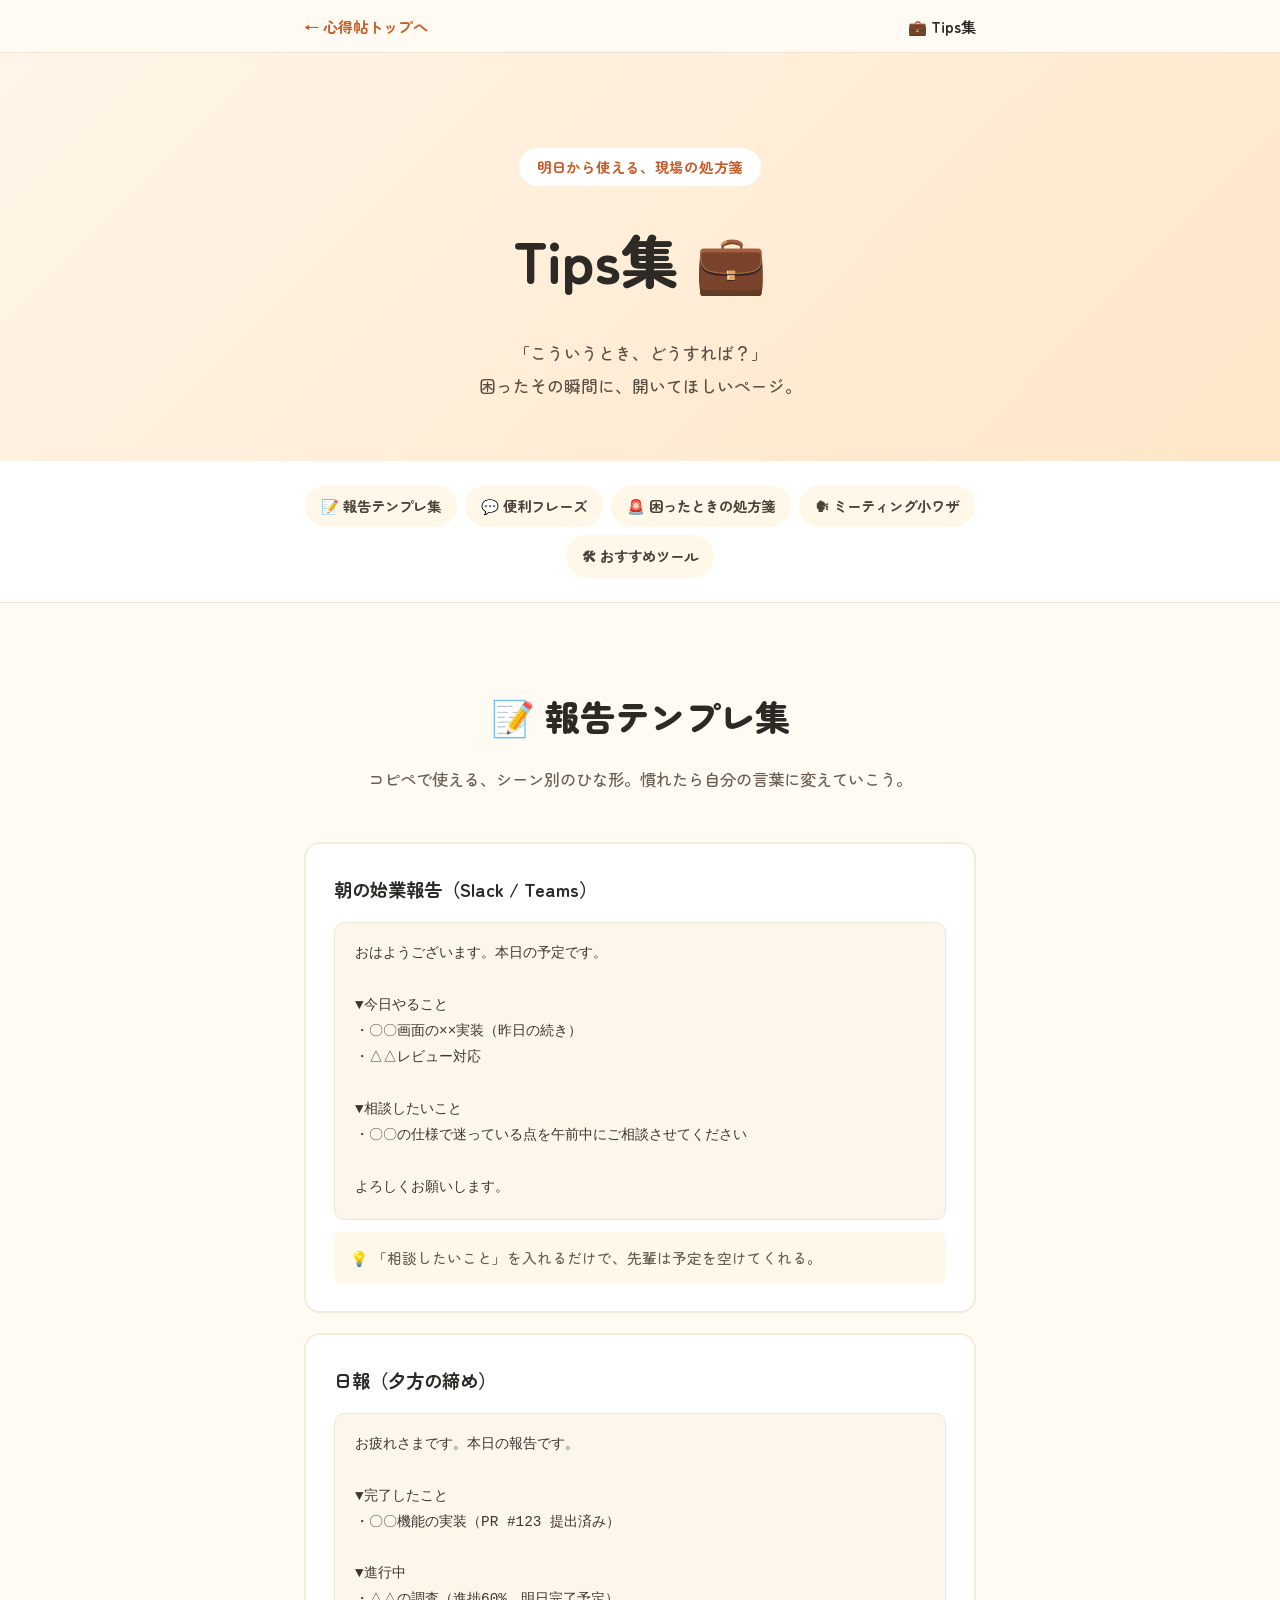
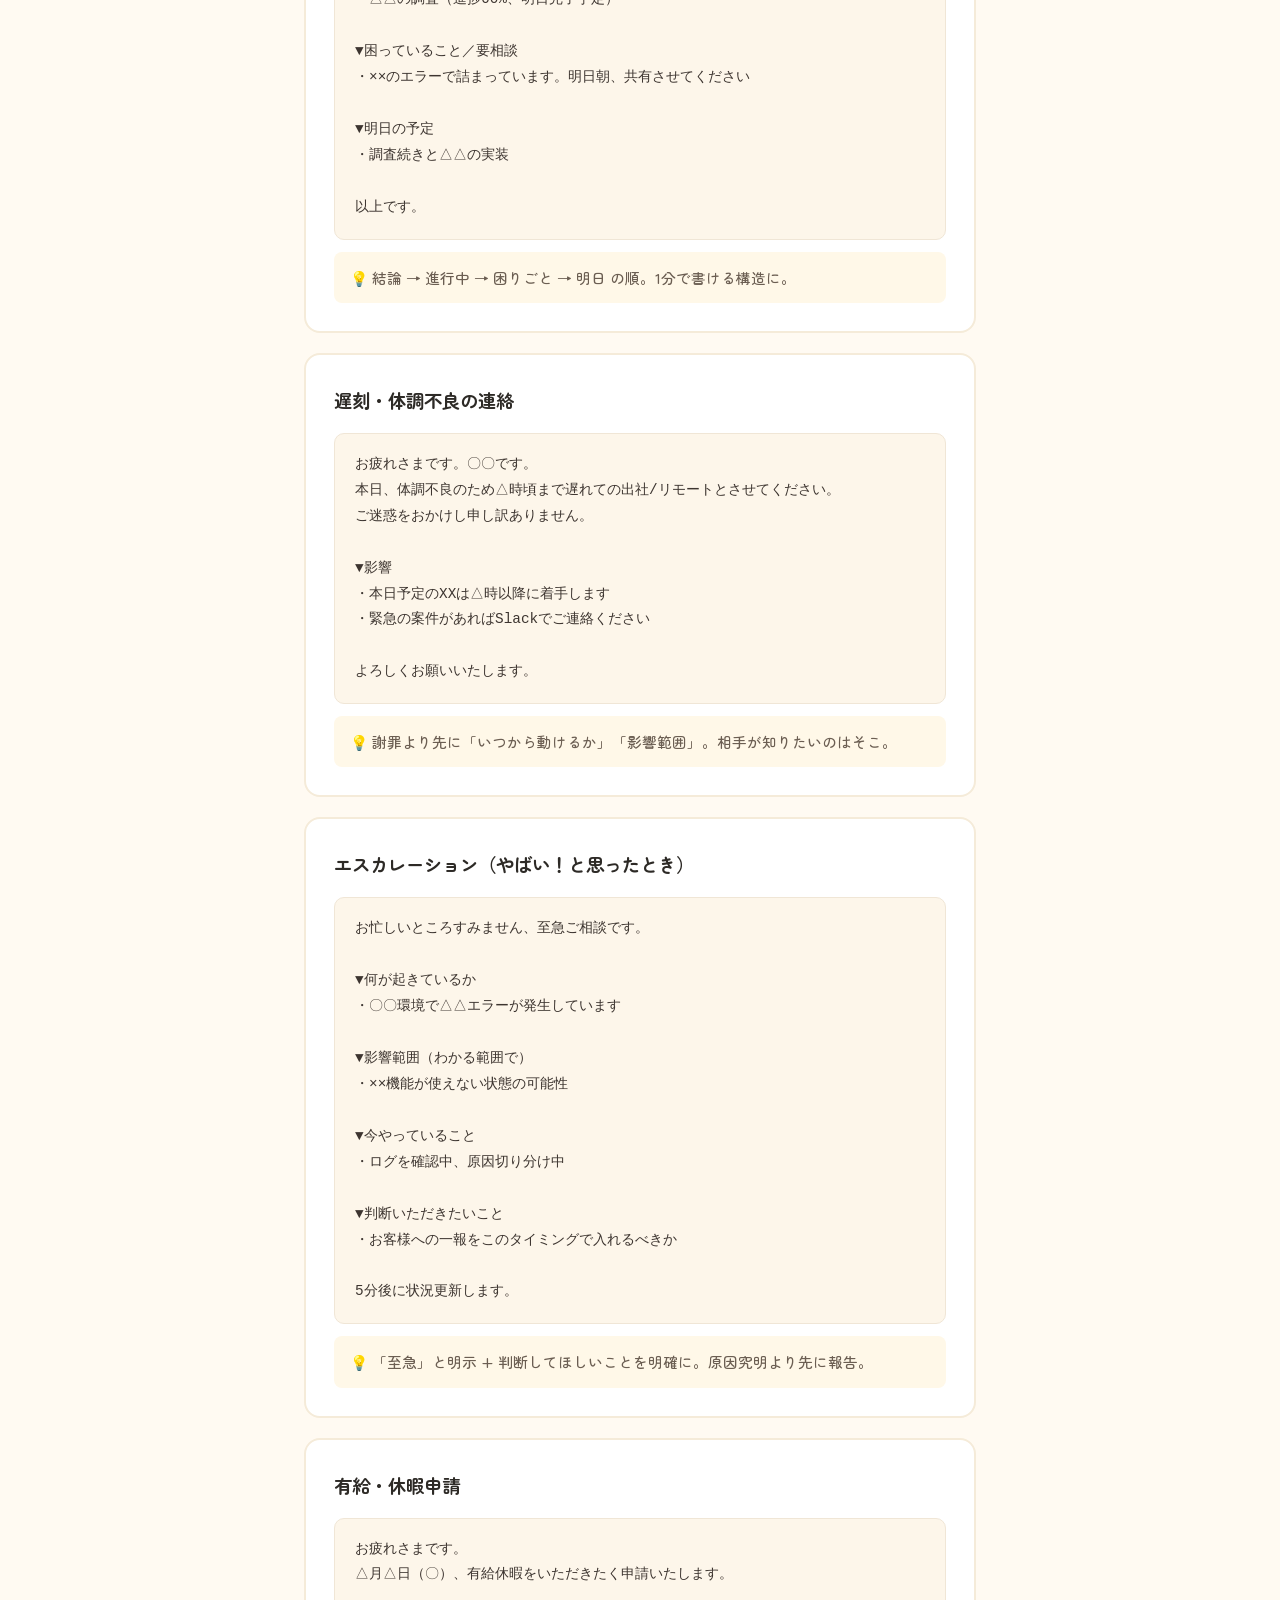
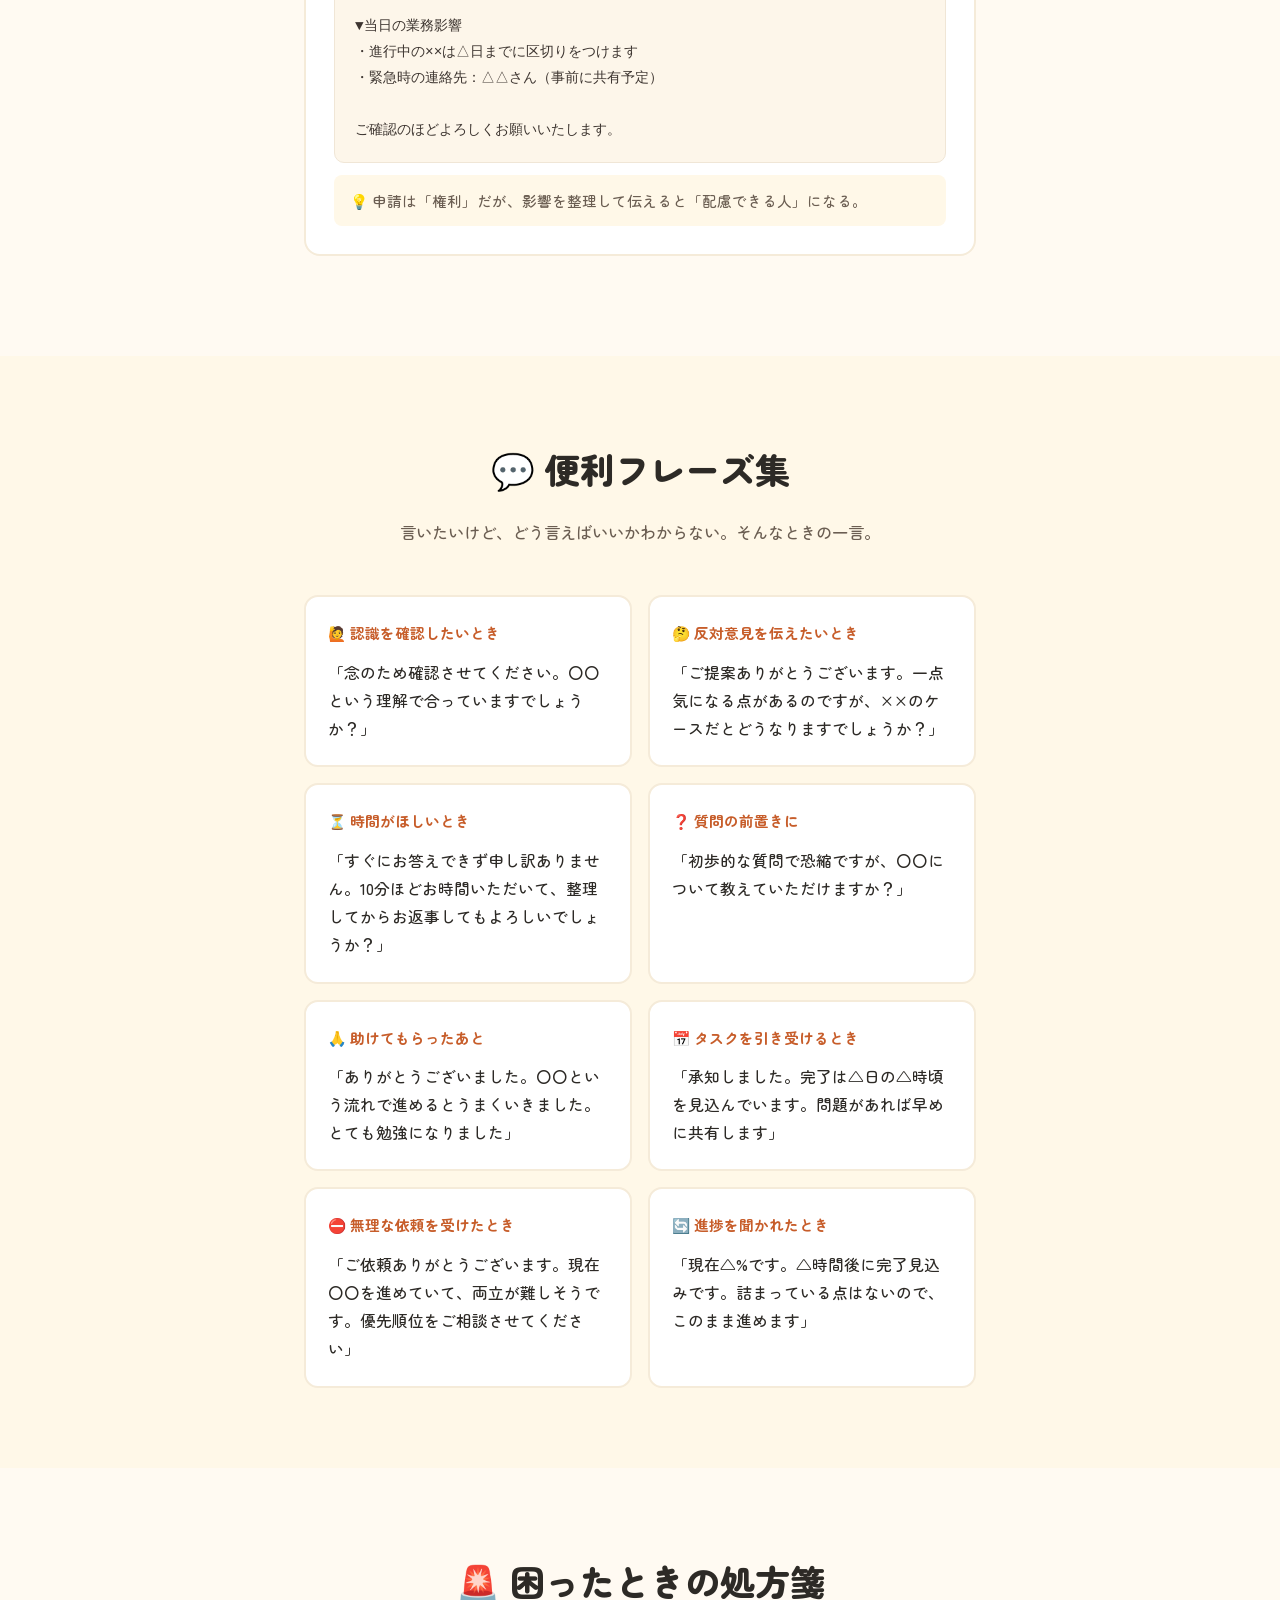
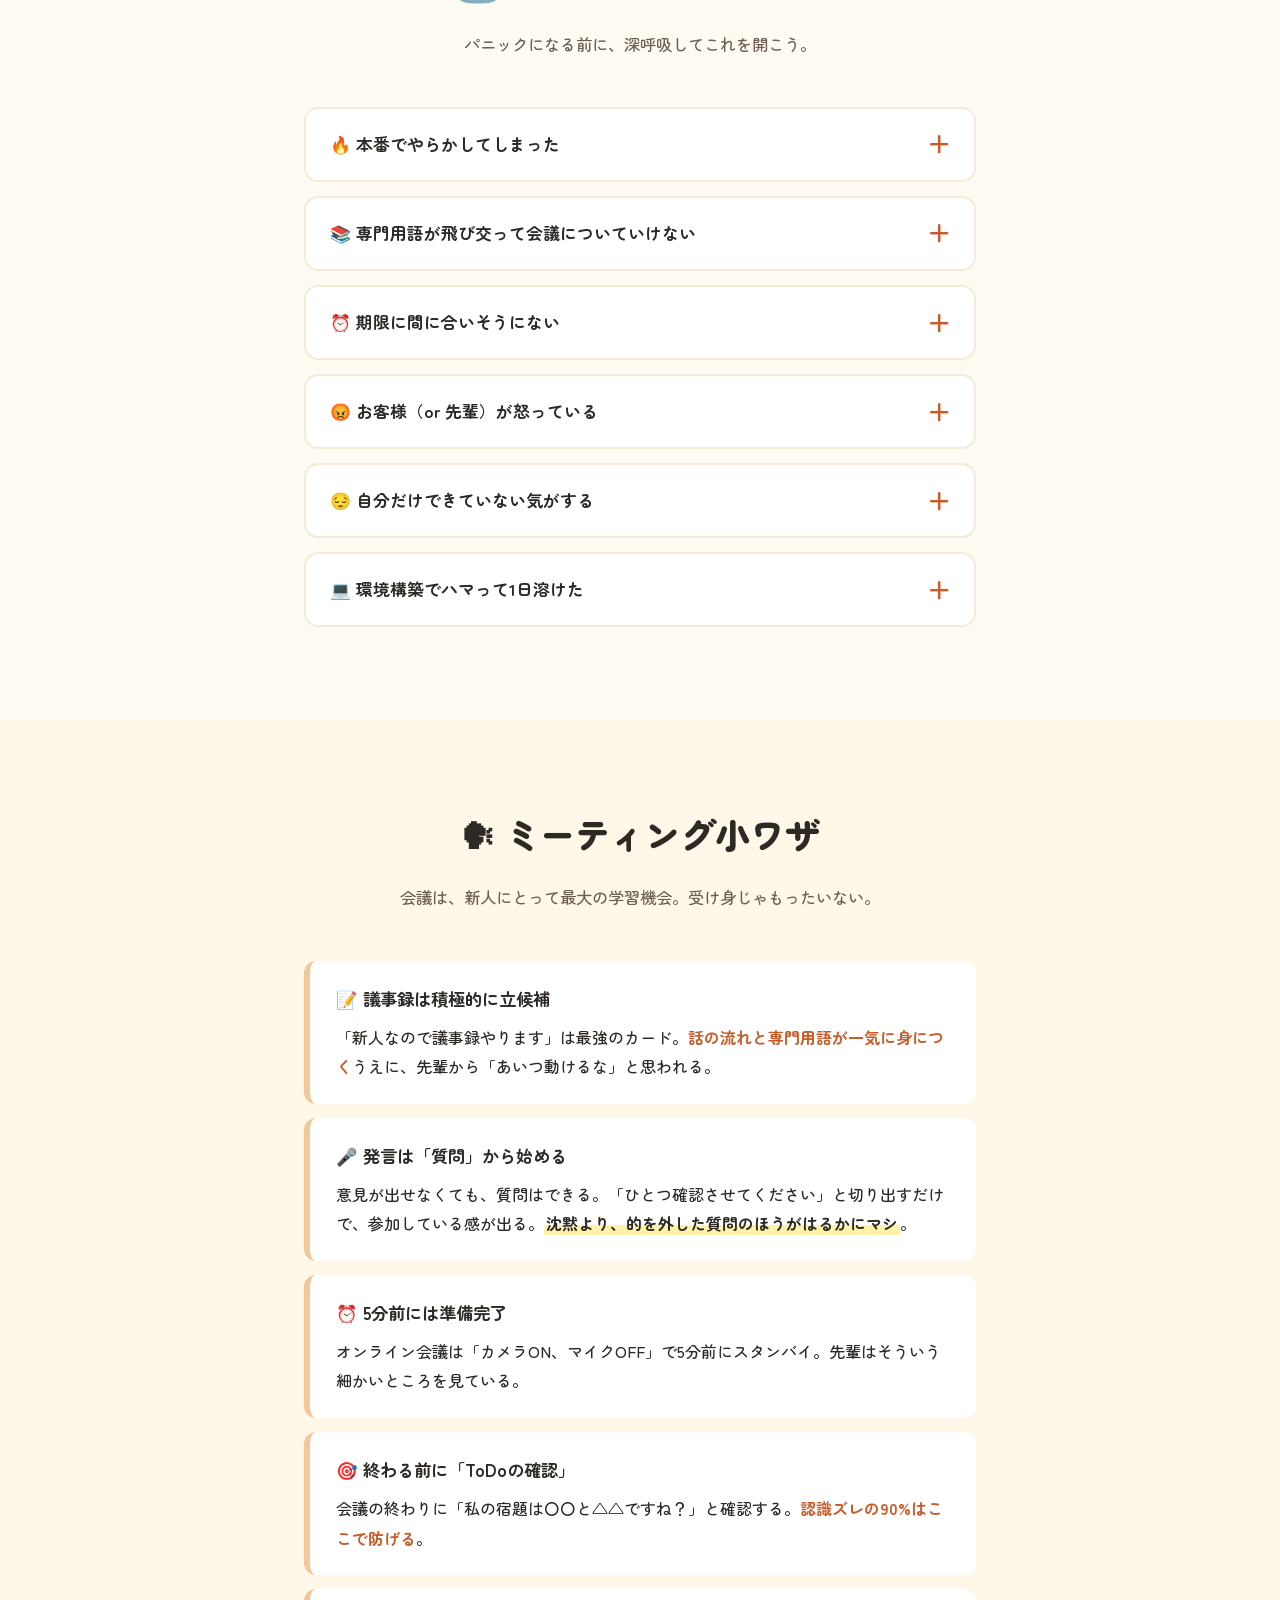
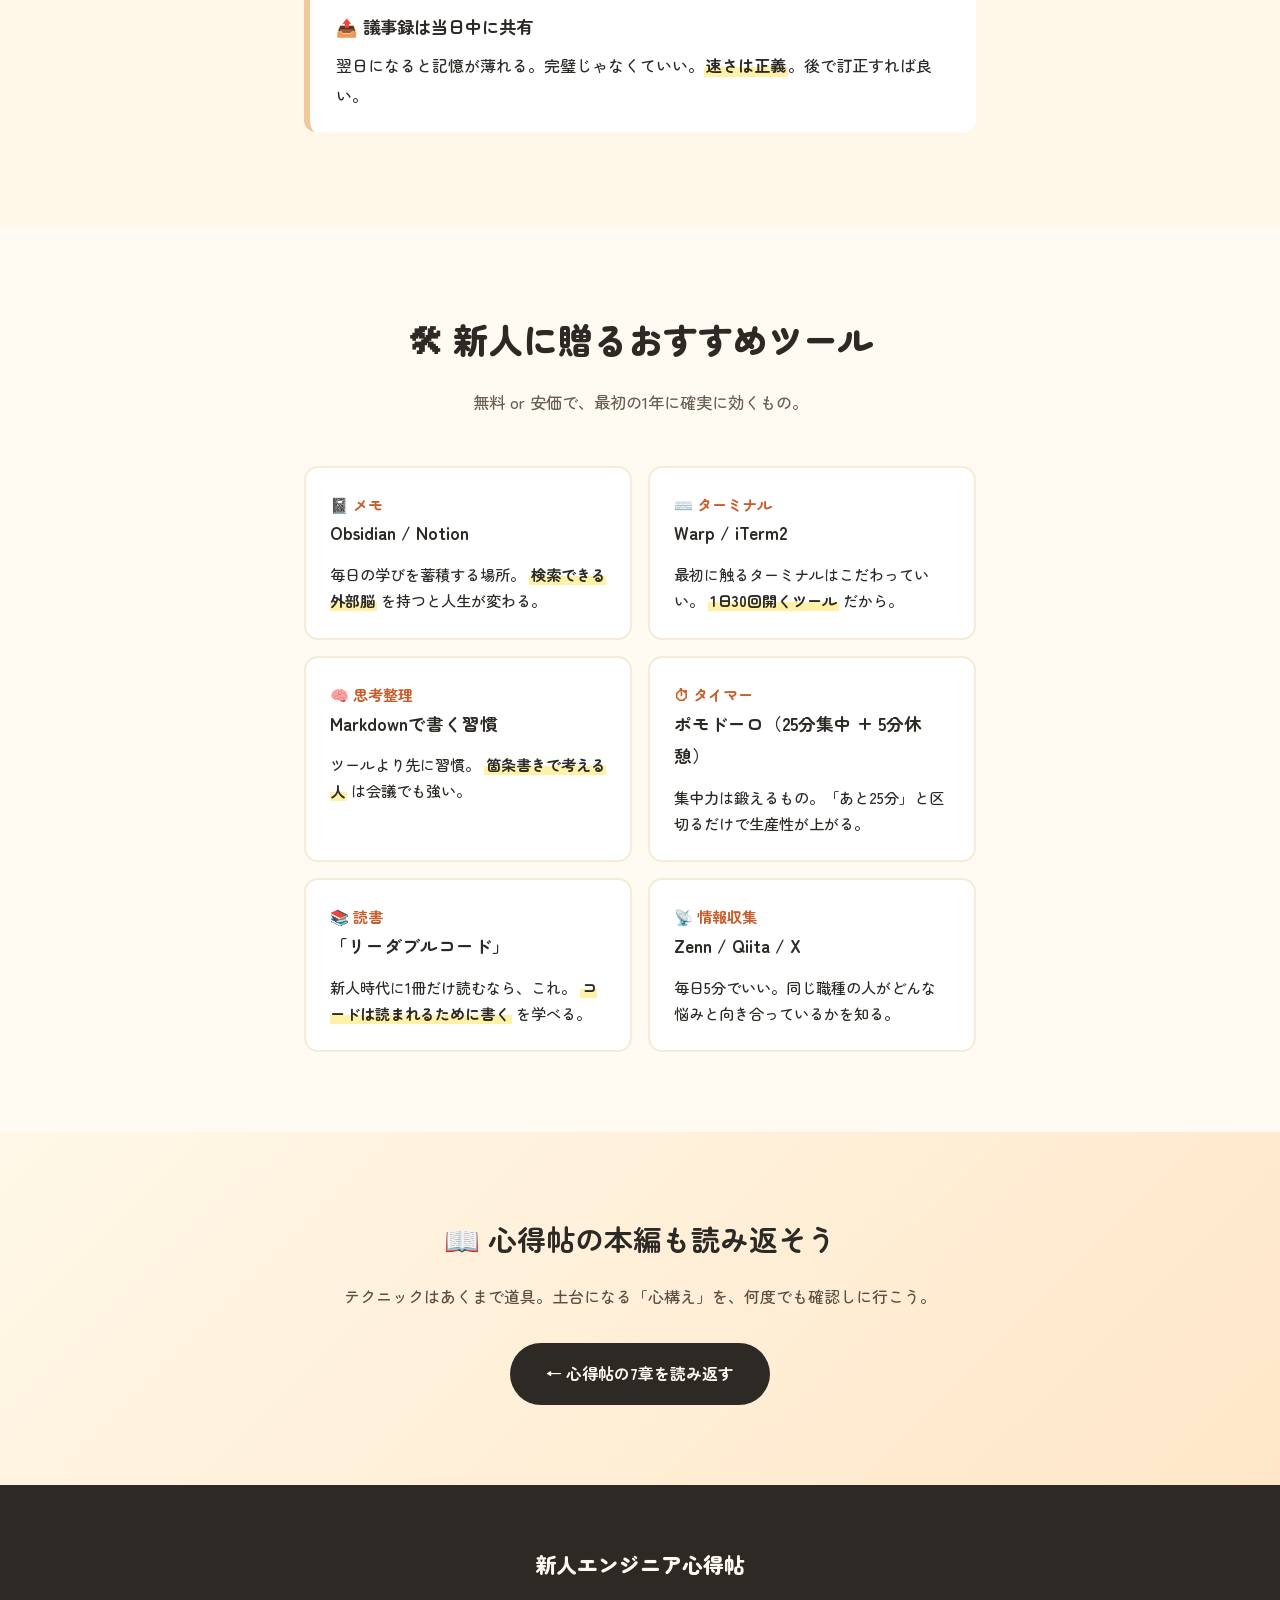
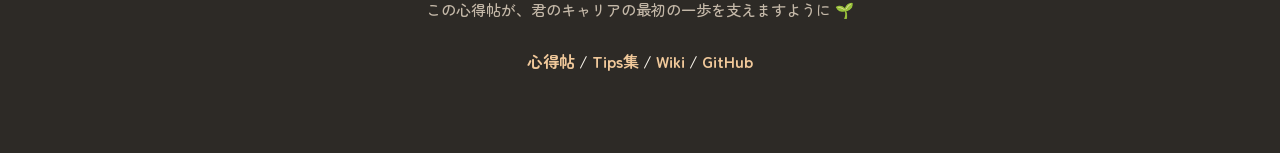
<file: tips.html>
<!DOCTYPE html>
<html lang="ja">
<head>
<meta charset="UTF-8">
<meta name="viewport" content="width=device-width, initial-scale=1.0">
<meta name="description" content="SES新人エンジニア向け、明日から使えるTips集。報告テンプレ・質問フレーズ・困ったときの処方箋。">
<meta property="og:title" content="新人エンジニア Tips集 | 新人エンジニア心得帖">
<meta property="og:description" content="明日から使える、シーン別の処方箋。">
<meta property="og:type" content="website">
<title>Tips集 💼 | 新人エンジニア心得帖</title>
<link rel="preconnect" href="https://fonts.googleapis.com">
<link rel="preconnect" href="https://fonts.gstatic.com" crossorigin>
<link href="https://fonts.googleapis.com/css2?family=Noto+Sans+JP:wght@400;500;700;900&family=Zen+Maru+Gothic:wght@500;700;900&display=swap" rel="stylesheet">
<link rel="stylesheet" href="assets/css/style.css">
<link rel="stylesheet" href="assets/css/tips.css">
</head>
<body>

<nav class="page-nav">
  <div class="container page-nav-inner">
    <a href="index.html" class="page-nav-back">← 心得帖トップへ</a>
    <span class="page-nav-current">💼 Tips集</span>
  </div>
</nav>

<header class="tips-hero">
  <div class="container">
    <p class="tips-kicker">明日から使える、現場の処方箋</p>
    <h1 class="tips-title">Tips集 💼</h1>
    <p class="tips-sub">
      「こういうとき、どうすれば？」<br>
      困ったその瞬間に、開いてほしいページ。
    </p>
  </div>
</header>

<nav class="tips-toc">
  <div class="container">
    <ul>
      <li><a href="#templates">📝 報告テンプレ集</a></li>
      <li><a href="#phrases">💬 便利フレーズ</a></li>
      <li><a href="#troubles">🚨 困ったときの処方箋</a></li>
      <li><a href="#meetings">🗣 ミーティング小ワザ</a></li>
      <li><a href="#tools">🛠 おすすめツール</a></li>
    </ul>
  </div>
</nav>

<!-- 報告テンプレ集 -->
<section id="templates" class="tips-section">
  <div class="container">
    <h2 class="section-title">📝 報告テンプレ集</h2>
    <p class="section-lead">コピペで使える、シーン別のひな形。慣れたら自分の言葉に変えていこう。</p>

    <div class="tip-card">
      <h3>朝の始業報告（Slack / Teams）</h3>
      <pre class="snippet">おはようございます。本日の予定です。

▼今日やること
・〇〇画面の××実装（昨日の続き）
・△△レビュー対応

▼相談したいこと
・〇〇の仕様で迷っている点を午前中にご相談させてください

よろしくお願いします。</pre>
      <p class="tip-note">💡 「相談したいこと」を入れるだけで、先輩は予定を空けてくれる。</p>
    </div>

    <div class="tip-card">
      <h3>日報（夕方の締め）</h3>
      <pre class="snippet">お疲れさまです。本日の報告です。

▼完了したこと
・〇〇機能の実装（PR #123 提出済み）

▼進行中
・△△の調査（進捗60%、明日完了予定）

▼困っていること／要相談
・××のエラーで詰まっています。明日朝、共有させてください

▼明日の予定
・調査続きと△△の実装

以上です。</pre>
      <p class="tip-note">💡 結論 → 進行中 → 困りごと → 明日 の順。1分で書ける構造に。</p>
    </div>

    <div class="tip-card">
      <h3>遅刻・体調不良の連絡</h3>
      <pre class="snippet">お疲れさまです。〇〇です。
本日、体調不良のため△時頃まで遅れての出社/リモートとさせてください。
ご迷惑をおかけし申し訳ありません。

▼影響
・本日予定のXXは△時以降に着手します
・緊急の案件があればSlackでご連絡ください

よろしくお願いいたします。</pre>
      <p class="tip-note">💡 謝罪より先に「いつから動けるか」「影響範囲」。相手が知りたいのはそこ。</p>
    </div>

    <div class="tip-card">
      <h3>エスカレーション（やばい！と思ったとき）</h3>
      <pre class="snippet">お忙しいところすみません、至急ご相談です。

▼何が起きているか
・〇〇環境で△△エラーが発生しています

▼影響範囲（わかる範囲で）
・××機能が使えない状態の可能性

▼今やっていること
・ログを確認中、原因切り分け中

▼判断いただきたいこと
・お客様への一報をこのタイミングで入れるべきか

5分後に状況更新します。</pre>
      <p class="tip-note">💡 「至急」と明示 + 判断してほしいことを明確に。原因究明より先に報告。</p>
    </div>

    <div class="tip-card">
      <h3>有給・休暇申請</h3>
      <pre class="snippet">お疲れさまです。
△月△日（〇）、有給休暇をいただきたく申請いたします。

▼当日の業務影響
・進行中の××は△日までに区切りをつけます
・緊急時の連絡先：△△さん（事前に共有予定）

ご確認のほどよろしくお願いいたします。</pre>
      <p class="tip-note">💡 申請は「権利」だが、影響を整理して伝えると「配慮できる人」になる。</p>
    </div>
  </div>
</section>

<!-- 便利フレーズ -->
<section id="phrases" class="tips-section alt">
  <div class="container">
    <h2 class="section-title">💬 便利フレーズ集</h2>
    <p class="section-lead">言いたいけど、どう言えばいいかわからない。そんなときの一言。</p>

    <div class="phrase-grid">
      <div class="phrase-card">
        <p class="phrase-scene">🙋 認識を確認したいとき</p>
        <p class="phrase-text">「念のため確認させてください。〇〇という理解で合っていますでしょうか？」</p>
      </div>
      <div class="phrase-card">
        <p class="phrase-scene">🤔 反対意見を伝えたいとき</p>
        <p class="phrase-text">「ご提案ありがとうございます。一点気になる点があるのですが、××のケースだとどうなりますでしょうか？」</p>
      </div>
      <div class="phrase-card">
        <p class="phrase-scene">⏳ 時間がほしいとき</p>
        <p class="phrase-text">「すぐにお答えできず申し訳ありません。10分ほどお時間いただいて、整理してからお返事してもよろしいでしょうか？」</p>
      </div>
      <div class="phrase-card">
        <p class="phrase-scene">❓ 質問の前置きに</p>
        <p class="phrase-text">「初歩的な質問で恐縮ですが、〇〇について教えていただけますか？」</p>
      </div>
      <div class="phrase-card">
        <p class="phrase-scene">🙏 助けてもらったあと</p>
        <p class="phrase-text">「ありがとうございました。〇〇という流れで進めるとうまくいきました。とても勉強になりました」</p>
      </div>
      <div class="phrase-card">
        <p class="phrase-scene">📅 タスクを引き受けるとき</p>
        <p class="phrase-text">「承知しました。完了は△日の△時頃を見込んでいます。問題があれば早めに共有します」</p>
      </div>
      <div class="phrase-card">
        <p class="phrase-scene">⛔ 無理な依頼を受けたとき</p>
        <p class="phrase-text">「ご依頼ありがとうございます。現在〇〇を進めていて、両立が難しそうです。優先順位をご相談させてください」</p>
      </div>
      <div class="phrase-card">
        <p class="phrase-scene">🔄 進捗を聞かれたとき</p>
        <p class="phrase-text">「現在△%です。△時間後に完了見込みです。詰まっている点はないので、このまま進めます」</p>
      </div>
    </div>
  </div>
</section>

<!-- 困ったときの処方箋 -->
<section id="troubles" class="tips-section">
  <div class="container">
    <h2 class="section-title">🚨 困ったときの処方箋</h2>
    <p class="section-lead">パニックになる前に、深呼吸してこれを開こう。</p>

    <details class="trouble">
      <summary>🔥 本番でやらかしてしまった</summary>
      <ol>
        <li><strong>深呼吸（30秒）</strong>。パニックのまま動くと二次被害を生む</li>
        <li><strong>すぐ報告</strong>。「やらかしました、今影響確認しています」だけでいい</li>
        <li><strong>事実だけ整理</strong>。何時に・何を・どうした。推測と事実を混ぜない</li>
        <li><strong>影響範囲を確認</strong>。可能なら自分で、無理なら先輩と</li>
        <li><strong>復旧</strong>。順序を先輩と相談してから動く（焦ると更に壊す）</li>
        <li><strong>再発防止</strong>を一緒に考える。「自分を責める」より「仕組みを変える」</li>
      </ol>
    </details>

    <details class="trouble">
      <summary>📚 専門用語が飛び交って会議についていけない</summary>
      <ol>
        <li>会議中は <strong>わからない単語をメモだけ</strong> しておく</li>
        <li>会議後すぐに先輩や同期に「あのとき出た〇〇って何ですか？」</li>
        <li>同じ単語が3回出てきたら、 <strong>もう聞いていい合図</strong></li>
        <li>調べてもわからないとき、Slackで <code>「初歩的ですみません、〇〇について教えてください」</code> でOK</li>
        <li>用語集を自分で作る。1ヶ月後には宝物になる</li>
      </ol>
    </details>

    <details class="trouble">
      <summary>⏰ 期限に間に合いそうにない</summary>
      <ol>
        <li><strong>気づいた瞬間に報告</strong>。前日や当日に言うのが最悪</li>
        <li>「△日かかりそうです。理由は××です」と <em>原因と見込み</em> をセットで</li>
        <li>選択肢を3つ用意する: 「①期限延長 ②スコープ縮小 ③人を増やす」</li>
        <li>判断は先輩・上司に委ねる。あなたは <em>情報提供係</em> でいい</li>
      </ol>
      <p class="trouble-note">💡 期限を守れないより、期限を守れない可能性を黙ってる方がはるかにマズい。</p>
    </details>

    <details class="trouble">
      <summary>😡 お客様（or 先輩）が怒っている</summary>
      <ol>
        <li><strong>まず聞く</strong>。反論したくなっても、まず最後まで聞く</li>
        <li><strong>事実を確認</strong>。「〇〇という認識で合っていますか？」</li>
        <li><strong>謝るべきは謝る</strong>。ただし「自分のせいではない」ことまで謝らない</li>
        <li><strong>「次にどうするか」を提案</strong>。怒っている人は対策を聞きたい</li>
        <li><strong>一人で抱えない</strong>。報告して、先輩と一緒に対応する</li>
      </ol>
      <p class="trouble-note">💡 怒りの裏には「期待」がある。期待してくれている、と思って向き合おう。</p>
    </details>

    <details class="trouble">
      <summary>😔 自分だけできていない気がする</summary>
      <ol>
        <li>同期と比べない。<strong>3ヶ月前の自分</strong>と比べる</li>
        <li>できないことより、 <strong>できるようになったこと</strong>を毎日1つ書く</li>
        <li>先輩に「何ができていれば及第点ですか？」と聞いてみる（基準が見えると楽になる）</li>
        <li>誰でも最初は同じ。 <em>3年目の先輩も、3年前は今のあなただった</em></li>
      </ol>
    </details>

    <details class="trouble">
      <summary>💻 環境構築でハマって1日溶けた</summary>
      <ol>
        <li>15分ルール。15分詰まったら、誰かに聞く</li>
        <li>聞くときは <strong>エラーメッセージのスクショ + やったこと</strong> をセットで</li>
        <li>解決したら <strong>必ずメモ</strong>。次の新人があなたに感謝する</li>
        <li>環境構築は新人の通過儀礼。落ち込まなくていい</li>
      </ol>
    </details>
  </div>
</section>

<!-- ミーティング小ワザ -->
<section id="meetings" class="tips-section alt">
  <div class="container">
    <h2 class="section-title">🗣 ミーティング小ワザ</h2>
    <p class="section-lead">会議は、新人にとって最大の学習機会。受け身じゃもったいない。</p>

    <div class="mini-tip">
      <h3>📝 議事録は積極的に立候補</h3>
      <p>「新人なので議事録やります」は最強のカード。<strong>話の流れと専門用語が一気に身につく</strong>うえに、先輩から「あいつ動けるな」と思われる。</p>
    </div>

    <div class="mini-tip">
      <h3>🎤 発言は「質問」から始める</h3>
      <p>意見が出せなくても、質問はできる。「ひとつ確認させてください」と切り出すだけで、参加している感が出る。<em>沈黙より、的を外した質問のほうがはるかにマシ</em>。</p>
    </div>

    <div class="mini-tip">
      <h3>⏰ 5分前には準備完了</h3>
      <p>オンライン会議は「カメラON、マイクOFF」で5分前にスタンバイ。先輩はそういう細かいところを見ている。</p>
    </div>

    <div class="mini-tip">
      <h3>🎯 終わる前に「ToDoの確認」</h3>
      <p>会議の終わりに「私の宿題は〇〇と△△ですね？」と確認する。<strong>認識ズレの90%はここで防げる</strong>。</p>
    </div>

    <div class="mini-tip">
      <h3>📤 議事録は当日中に共有</h3>
      <p>翌日になると記憶が薄れる。完璧じゃなくていい。<em>速さは正義</em>。後で訂正すれば良い。</p>
    </div>
  </div>
</section>

<!-- おすすめツール -->
<section id="tools" class="tips-section">
  <div class="container">
    <h2 class="section-title">🛠 新人に贈るおすすめツール</h2>
    <p class="section-lead">無料 or 安価で、最初の1年に確実に効くもの。</p>

    <div class="tool-grid">
      <div class="tool-card">
        <p class="tool-cat">📓 メモ</p>
        <h3>Obsidian / Notion</h3>
        <p>毎日の学びを蓄積する場所。 <em>検索できる外部脳</em> を持つと人生が変わる。</p>
      </div>
      <div class="tool-card">
        <p class="tool-cat">⌨️ ターミナル</p>
        <h3>Warp / iTerm2</h3>
        <p>最初に触るターミナルはこだわっていい。 <em>1日30回開くツール</em> だから。</p>
      </div>
      <div class="tool-card">
        <p class="tool-cat">🧠 思考整理</p>
        <h3>Markdownで書く習慣</h3>
        <p>ツールより先に習慣。 <em>箇条書きで考える人</em> は会議でも強い。</p>
      </div>
      <div class="tool-card">
        <p class="tool-cat">⏱ タイマー</p>
        <h3>ポモドーロ（25分集中 + 5分休憩）</h3>
        <p>集中力は鍛えるもの。「あと25分」と区切るだけで生産性が上がる。</p>
      </div>
      <div class="tool-card">
        <p class="tool-cat">📚 読書</p>
        <h3>「リーダブルコード」</h3>
        <p>新人時代に1冊だけ読むなら、これ。 <em>コードは読まれるために書く</em> を学べる。</p>
      </div>
      <div class="tool-card">
        <p class="tool-cat">📡 情報収集</p>
        <h3>Zenn / Qiita / X</h3>
        <p>毎日5分でいい。同じ職種の人がどんな悩みと向き合っているかを知る。</p>
      </div>
    </div>
  </div>
</section>

<section class="tips-cta">
  <div class="container">
    <h2>📖 心得帖の本編も読み返そう</h2>
    <p>テクニックはあくまで道具。土台になる「心構え」を、何度でも確認しに行こう。</p>
    <a href="index.html" class="cta-btn">← 心得帖の7章を読み返す</a>
  </div>
</section>

<footer class="footer">
  <div class="container">
    <p class="footer-text">新人エンジニア心得帖</p>
    <p class="footer-sub">この心得帖が、君のキャリアの最初の一歩を支えますように 🌱</p>
    <p class="footer-meta">
      <a href="index.html">心得帖</a> /
      <a href="tips.html">Tips集</a> /
      <a href="https://github.com/toshizo-app/new_comer_education/wiki">Wiki</a> /
      <a href="https://github.com/toshizo-app/new_comer_education">GitHub</a>
    </p>
  </div>
</footer>

<script src="assets/js/main.js"></script>
</body>
</html>
</file>
<file: assets/css/style.css>
/* ===== Reset & Base ===== */
*, *::before, *::after { box-sizing: border-box; }
html { scroll-behavior: smooth; }
body {
  margin: 0;
  font-family: 'Zen Maru Gothic', 'Noto Sans JP', -apple-system, BlinkMacSystemFont, sans-serif;
  font-weight: 500;
  line-height: 1.85;
  color: #2d2a26;
  background: #fffaf2;
  -webkit-font-smoothing: antialiased;
  -moz-osx-font-smoothing: grayscale;
}

.container {
  max-width: 720px;
  margin: 0 auto;
  padding: 0 24px;
}

a { color: inherit; }
em { font-style: normal; background: linear-gradient(transparent 60%, #fff2a8 60%); padding: 0 2px; font-weight: 700; }
strong { color: #c75d2a; font-weight: 700; }
code { font-family: 'SFMono-Regular', Consolas, monospace; font-size: 0.95em; padding: 2px 6px; background: #fff; border: 1px solid #f0e6d6; border-radius: 4px; }

/* ===== Hero ===== */
.hero {
  position: relative;
  min-height: 90vh;
  display: flex;
  align-items: center;
  justify-content: center;
  background:
    radial-gradient(ellipse at top left, #ffe4cc 0%, transparent 50%),
    radial-gradient(ellipse at bottom right, #d4ecdb 0%, transparent 50%),
    linear-gradient(135deg, #fff5e8 0%, #fdf2e5 100%);
  overflow: hidden;
}

.hero-bg {
  position: absolute;
  inset: 0;
  pointer-events: none;
}

.float-emoji {
  position: absolute;
  left: var(--x);
  top: var(--y);
  font-size: 2.5rem;
  opacity: 0.35;
  animation: float 6s ease-in-out infinite;
  animation-delay: var(--d);
}

@keyframes float {
  0%, 100% { transform: translateY(0) rotate(-3deg); }
  50% { transform: translateY(-15px) rotate(3deg); }
}

.hero-inner {
  position: relative;
  text-align: center;
  padding: 80px 24px;
  z-index: 1;
}

.hero-kicker {
  display: inline-block;
  font-size: 0.95rem;
  font-weight: 700;
  color: #c75d2a;
  background: #ffffff;
  padding: 6px 18px;
  border-radius: 999px;
  margin-bottom: 28px;
  box-shadow: 0 4px 12px rgba(199, 93, 42, 0.15);
  letter-spacing: 0.05em;
}

.hero-title {
  font-family: 'Zen Maru Gothic', sans-serif;
  font-size: clamp(2.4rem, 7vw, 4.2rem);
  font-weight: 900;
  line-height: 1.3;
  margin: 0 0 32px;
  color: #2d2a26;
  letter-spacing: 0.02em;
}

.leaf {
  display: inline-block;
  animation: wiggle 3s ease-in-out infinite;
}
@keyframes wiggle {
  0%, 100% { transform: rotate(-8deg); }
  50% { transform: rotate(8deg); }
}

.hero-sub {
  font-size: clamp(1rem, 2.5vw, 1.2rem);
  line-height: 2;
  color: #5a4f44;
  margin: 0 0 48px;
}

.hero-cta {
  display: inline-block;
  padding: 18px 48px;
  background: #2d2a26;
  color: #fffaf2;
  font-weight: 700;
  font-size: 1.1rem;
  border-radius: 999px;
  text-decoration: none;
  transition: transform 0.2s, box-shadow 0.2s;
  box-shadow: 0 6px 20px rgba(45, 42, 38, 0.25);
}

.hero-cta:hover {
  transform: translateY(-3px);
  box-shadow: 0 10px 28px rgba(45, 42, 38, 0.3);
}

.hero-time {
  margin-top: 32px;
  font-size: 0.9rem;
  color: #8a7d6f;
}

/* ===== Intro ===== */
.intro {
  padding: 80px 0 40px;
}

.speech-bubble {
  position: relative;
  background: #ffffff;
  padding: 40px 36px;
  border-radius: 24px;
  box-shadow: 0 8px 30px rgba(45, 42, 38, 0.06);
  border: 2px solid #f5ebd9;
}

.speech-bubble::before {
  content: '';
  position: absolute;
  top: -14px;
  left: 48px;
  width: 28px;
  height: 28px;
  background: #ffffff;
  border-top: 2px solid #f5ebd9;
  border-left: 2px solid #f5ebd9;
  transform: rotate(45deg);
}

.speech-bubble p {
  margin: 0 0 18px;
  font-size: 1.05rem;
}

.speech-bubble p:last-child { margin-bottom: 0; }

/* ===== TOC ===== */
.toc {
  padding: 60px 0;
}

.toc-title {
  text-align: center;
  font-size: 1.8rem;
  margin: 0 0 40px;
  font-weight: 900;
}

.toc-list {
  list-style: none;
  padding: 0;
  margin: 0;
  display: grid;
  gap: 12px;
}

.toc-list a {
  display: flex;
  align-items: center;
  gap: 20px;
  padding: 20px 28px;
  background: #ffffff;
  border-radius: 16px;
  text-decoration: none;
  border: 2px solid #f5ebd9;
  transition: transform 0.2s, border-color 0.2s, box-shadow 0.2s;
}

.toc-list a:hover {
  transform: translateX(6px);
  border-color: #f0c89a;
  box-shadow: 0 6px 16px rgba(199, 93, 42, 0.1);
}

.toc-num {
  font-family: 'Zen Maru Gothic', sans-serif;
  font-weight: 900;
  font-size: 1.6rem;
  color: #f0c89a;
  min-width: 50px;
}

.toc-text {
  font-weight: 700;
  font-size: 1.05rem;
}

/* ===== Chapter ===== */
.chapter {
  padding: 100px 0;
  position: relative;
}

.chapter:nth-child(odd) { background: #fffaf2; }
.chapter-1 { background: linear-gradient(180deg, #fffaf2 0%, #fff4e6 100%); }
.chapter-2 { background: linear-gradient(180deg, #fff4e6 0%, #fdf1ee 100%); }
.chapter-3 { background: linear-gradient(180deg, #fdf1ee 0%, #f6f1e6 100%); }
.chapter-4 { background: linear-gradient(180deg, #f6f1e6 0%, #eef4ec 100%); }
.chapter-5 { background: linear-gradient(180deg, #eef4ec 0%, #eaf0f5 100%); }
.chapter-6 { background: linear-gradient(180deg, #eaf0f5 0%, #f3edf6 100%); }
.chapter-7 { background: linear-gradient(180deg, #f3edf6 0%, #fff5e8 100%); }

.chapter-head {
  text-align: center;
  margin-bottom: 60px;
}

.chapter-num {
  display: inline-block;
  font-family: 'Zen Maru Gothic', sans-serif;
  font-weight: 700;
  font-size: 0.9rem;
  color: #c75d2a;
  letter-spacing: 0.2em;
  background: #ffffff;
  padding: 6px 18px;
  border-radius: 999px;
  margin-bottom: 24px;
}

.chapter h2 {
  font-family: 'Zen Maru Gothic', sans-serif;
  font-weight: 900;
  font-size: clamp(1.8rem, 5vw, 2.8rem);
  line-height: 1.4;
  margin: 0 0 20px;
}

.chapter-lead {
  font-size: 1.05rem;
  color: #6b5e52;
  font-weight: 500;
  margin: 0;
}

.chapter-body {
  font-size: 1.05rem;
}

.chapter-body p {
  margin: 0 0 24px;
}

.sub-head {
  font-family: 'Zen Maru Gothic', sans-serif;
  font-size: 1.3rem;
  font-weight: 700;
  margin: 48px 0 24px;
  padding-left: 16px;
  border-left: 6px solid #f0c89a;
}

/* ===== Callout ===== */
.callout {
  display: flex;
  gap: 16px;
  padding: 24px;
  border-radius: 16px;
  margin: 32px 0;
}

.callout-icon {
  font-size: 1.8rem;
  flex-shrink: 0;
}

.callout-body p { margin: 0 0 8px; }
.callout-body p:last-child { margin-bottom: 0; }
.callout-title {
  font-weight: 700;
  font-size: 1.05rem;
}

.callout-warn { background: #fff3e0; border: 2px solid #ffd29c; }
.callout-info { background: #eaf3fb; border: 2px solid #b8d8f0; }
.callout-tip { background: #fff8d6; border: 2px solid #f0dc7a; }
.callout-good { background: #e6f4ea; border: 2px solid #a8d6b4; }

/* ===== Quote ===== */
.quote {
  margin: 32px 0;
  padding: 28px 32px;
  background: #ffffff;
  border-left: 6px solid #c75d2a;
  border-radius: 0 16px 16px 0;
  font-size: 1.05rem;
  line-height: 2;
  color: #4a4138;
  box-shadow: 0 4px 12px rgba(45, 42, 38, 0.05);
}

.quote.big {
  text-align: center;
  font-size: 1.2rem;
  font-weight: 700;
  border-left: none;
  border-radius: 16px;
  padding: 36px;
  background: linear-gradient(135deg, #fff8e8 0%, #fff0d6 100%);
  border: 2px dashed #f0c89a;
}

/* ===== Takeaway ===== */
.takeaway {
  margin: 48px 0 0;
  padding: 28px;
  background: #2d2a26;
  color: #fffaf2;
  border-radius: 20px;
  position: relative;
  overflow: hidden;
}

.takeaway::before {
  content: '';
  position: absolute;
  top: -50px;
  right: -50px;
  width: 150px;
  height: 150px;
  background: rgba(255, 255, 255, 0.05);
  border-radius: 50%;
}

.takeaway-label {
  font-weight: 700;
  font-size: 0.95rem;
  color: #f0c89a;
  margin: 0 0 12px;
  letter-spacing: 0.05em;
}

.takeaway p:last-child {
  margin: 0;
  font-size: 1.1rem;
  line-height: 1.8;
}

.takeaway em {
  background: linear-gradient(transparent 60%, rgba(255, 209, 107, 0.4) 60%);
  color: #fffaf2;
}

/* ===== Card grid (Chapter 2) ===== */
.card-grid {
  display: grid;
  grid-template-columns: repeat(auto-fit, minmax(200px, 1fr));
  gap: 20px;
  margin: 32px 0;
}

.card {
  padding: 24px;
  background: #ffffff;
  border-radius: 16px;
  border: 2px solid #f5ebd9;
  text-align: center;
}

.card-emoji {
  font-size: 2.5rem;
  margin-bottom: 8px;
}

.card h3 {
  margin: 0 0 12px;
  font-size: 1.15rem;
  font-weight: 700;
}

.card p {
  margin: 0 0 12px;
  font-size: 0.95rem;
  line-height: 1.7;
}

.card-tip {
  font-size: 0.85rem !important;
  color: #c75d2a;
  background: #fff8e8;
  padding: 8px;
  border-radius: 8px;
  margin: 12px 0 0 !important;
}

/* ===== Incident ===== */
.incident {
  padding: 20px 24px;
  background: #fff5f0;
  border: 2px solid #f5cfb6;
  border-radius: 12px;
  margin: 16px 0;
}

.incident-title {
  font-weight: 700;
  color: #c75d2a;
  margin: 0 0 8px;
}

.incident p {
  margin: 0 0 8px;
}

.incident p:last-child { margin: 0; font-size: 0.95rem; }

/* ===== Template (Chapter 3) ===== */
.template {
  margin: 32px 0;
  background: #ffffff;
  border-radius: 16px;
  overflow: hidden;
  border: 2px solid #f5ebd9;
}

.template-row {
  display: grid;
  grid-template-columns: 160px 1fr;
  border-bottom: 1px solid #f5ebd9;
}

.template-row:last-child { border-bottom: none; }

.template-key {
  padding: 18px 20px;
  background: #fff8e8;
  font-weight: 700;
  font-size: 0.95rem;
}

.template-val {
  padding: 18px 20px;
  font-size: 0.98rem;
}

/* ===== Two-side (Chapter 4) ===== */
.two-side {
  display: grid;
  grid-template-columns: 1fr auto 1fr;
  gap: 20px;
  margin: 32px 0;
  align-items: center;
}

.two-side-item {
  padding: 28px 20px;
  background: #ffffff;
  border-radius: 16px;
  border: 2px solid #f5ebd9;
  text-align: center;
}

.two-side-emoji {
  font-size: 3rem;
  margin-bottom: 8px;
}

.two-side-title {
  font-weight: 700;
  font-size: 1.1rem;
  margin: 0 0 8px;
}

.two-side-item p:last-child {
  margin: 0;
  font-size: 0.95rem;
  color: #6b5e52;
}

.two-side-vs {
  font-weight: 900;
  font-size: 1.5rem;
  color: #c75d2a;
}

/* ===== Rule list ===== */
.rule-list { margin: 24px 0; }

.rule {
  display: grid;
  grid-template-columns: 50px 1fr;
  gap: 16px;
  padding: 20px;
  background: #ffffff;
  border-radius: 12px;
  margin-bottom: 12px;
  border: 1px solid #f5ebd9;
}

.rule-num {
  display: flex;
  align-items: center;
  justify-content: center;
  width: 40px;
  height: 40px;
  background: #f0c89a;
  color: #ffffff;
  border-radius: 50%;
  font-weight: 900;
  font-size: 1.1rem;
}

.rule-title {
  font-weight: 700;
  margin: 0 0 6px;
  font-size: 1.05rem;
}

.rule p:last-child { margin: 0; font-size: 0.98rem; }

/* ===== Compare (Chapter 5) ===== */
.compare {
  display: grid;
  grid-template-columns: 1fr 1fr;
  gap: 16px;
  margin: 32px 0;
}

.compare-bad, .compare-good {
  padding: 24px;
  border-radius: 16px;
}

.compare-bad { background: #fdebe8; border: 2px solid #f0bdb3; }
.compare-good { background: #e8f5ec; border: 2px solid #a8d6b4; }

.compare-label {
  font-weight: 700;
  font-size: 1.05rem;
  margin: 0 0 12px;
}

.compare ul {
  margin: 0;
  padding-left: 20px;
}

.compare li {
  margin: 6px 0;
  font-size: 0.95rem;
}

/* ===== Steps ===== */
.steps { margin: 24px 0; }

.step {
  display: grid;
  grid-template-columns: 50px 1fr;
  gap: 16px;
  padding: 20px;
  margin-bottom: 12px;
  background: #ffffff;
  border-radius: 12px;
  border: 1px solid #f5ebd9;
}

.step-num {
  display: flex;
  align-items: center;
  justify-content: center;
  width: 40px;
  height: 40px;
  background: #2d2a26;
  color: #fffaf2;
  border-radius: 50%;
  font-weight: 900;
}

.step-title {
  font-weight: 700;
  margin: 0 0 4px;
}

.step p:last-child {
  margin: 0;
  font-size: 0.95rem;
}

/* ===== Habit list ===== */
.habit-list { margin: 24px 0; }

.habit {
  display: grid;
  grid-template-columns: 60px 1fr;
  gap: 16px;
  padding: 20px;
  margin-bottom: 12px;
  background: #ffffff;
  border-radius: 12px;
  border: 1px solid #f5ebd9;
  align-items: start;
}

.habit-emoji {
  font-size: 2rem;
  text-align: center;
}

.habit-title {
  font-weight: 700;
  margin: 0 0 6px;
  font-size: 1.05rem;
}

.habit p:last-child { margin: 0; font-size: 0.98rem; }

/* ===== Final message (Chapter 7) ===== */
.final-message {
  margin: 40px 0;
  padding: 48px 32px;
  background: linear-gradient(135deg, #fff8e8 0%, #ffe6c8 100%);
  border-radius: 24px;
  text-align: center;
  border: 2px dashed #f0c89a;
}

.final-text {
  margin: 0;
  font-size: 1.15rem;
  line-height: 2.2;
  font-weight: 500;
}

.final-line {
  display: block;
  margin: 6px 0;
}

.signature {
  text-align: center;
  margin: 48px 0 32px;
  font-size: 1.05rem;
  color: #6b5e52;
}

.sig-leaf {
  display: inline-block;
  font-size: 2rem;
  margin-top: 12px;
  animation: wiggle 3s ease-in-out infinite;
}

/* ===== Recap ===== */
.recap {
  margin: 48px 0 0;
  padding: 32px;
  background: #ffffff;
  border-radius: 20px;
  border: 2px solid #f0c89a;
}

.recap h3 {
  margin: 0 0 20px;
  font-size: 1.3rem;
  text-align: center;
}

.recap ul {
  list-style: none;
  padding: 0;
  margin: 0;
}

.recap li {
  display: flex;
  gap: 12px;
  padding: 12px 0;
  border-bottom: 1px dashed #f5ebd9;
  font-size: 1rem;
  font-weight: 500;
}

.recap li:last-child { border-bottom: none; }

.recap-num {
  font-weight: 900;
  color: #c75d2a;
  min-width: 30px;
}

.back-top {
  display: block;
  text-align: center;
  margin: 40px auto 0;
  padding: 14px 28px;
  max-width: 220px;
  background: #2d2a26;
  color: #fffaf2;
  border-radius: 999px;
  text-decoration: none;
  font-weight: 700;
  transition: transform 0.2s;
}

.back-top:hover { transform: translateY(-3px); }

/* ===== Extra nav (link cards from index to tips/wiki) ===== */
.extra-nav {
  padding: 80px 0;
  background: linear-gradient(180deg, #fff5e8 0%, #ffe6c8 100%);
}

.extra-title {
  font-family: 'Zen Maru Gothic', sans-serif;
  font-size: clamp(1.6rem, 4vw, 2rem);
  font-weight: 900;
  text-align: center;
  margin: 0 0 12px;
}

.extra-lead {
  text-align: center;
  margin: 0 0 40px;
  color: #6b5e52;
}

.extra-grid {
  display: grid;
  grid-template-columns: repeat(auto-fit, minmax(260px, 1fr));
  gap: 20px;
}

.extra-card {
  display: block;
  padding: 32px 28px;
  background: #ffffff;
  border-radius: 20px;
  text-decoration: none;
  color: inherit;
  border: 2px solid #f5ebd9;
  transition: transform 0.2s, box-shadow 0.2s, border-color 0.2s;
}

.extra-card:hover {
  transform: translateY(-4px);
  border-color: #f0c89a;
  box-shadow: 0 12px 24px rgba(199, 93, 42, 0.15);
}

.extra-emoji {
  font-size: 2.5rem;
  margin-bottom: 8px;
}

.extra-card h3 {
  margin: 0 0 12px;
  font-size: 1.3rem;
  font-weight: 900;
}

.extra-card p {
  margin: 0 0 16px;
  font-size: 0.95rem;
  line-height: 1.8;
  color: #5a4f44;
}

.extra-arrow {
  display: inline-block;
  font-weight: 700;
  color: #c75d2a;
}

/* ===== Footer ===== */
.footer {
  padding: 60px 0;
  background: #2d2a26;
  color: #fffaf2;
  text-align: center;
}

.footer-text {
  font-family: 'Zen Maru Gothic', sans-serif;
  font-size: 1.3rem;
  font-weight: 900;
  margin: 0 0 12px;
}

.footer-sub {
  margin: 0 0 24px;
  color: #c4b8a8;
  font-size: 0.95rem;
}

.footer-meta a {
  color: #f0c89a;
  text-decoration: none;
  font-weight: 700;
}

.footer-meta a:hover { text-decoration: underline; }

/* ===== Responsive ===== */
@media (max-width: 640px) {
  .container { padding: 0 20px; }
  .speech-bubble { padding: 28px 22px; }
  .speech-bubble::before { left: 32px; }
  .template-row { grid-template-columns: 1fr; }
  .template-key { padding-bottom: 8px; }
  .template-val { padding-top: 8px; }
  .two-side { grid-template-columns: 1fr; }
  .two-side-vs { transform: rotate(90deg); justify-self: center; }
  .compare { grid-template-columns: 1fr; }
  .card-grid { grid-template-columns: 1fr; }
  .float-emoji { font-size: 1.8rem; }
}
</file>
<file: assets/css/tips.css>
/* ===== Page nav ===== */
.page-nav {
  position: sticky;
  top: 0;
  background: rgba(255, 250, 242, 0.95);
  backdrop-filter: blur(8px);
  border-bottom: 1px solid #f0e6d6;
  z-index: 100;
  padding: 12px 0;
}

.page-nav-inner {
  display: flex;
  justify-content: space-between;
  align-items: center;
}

.page-nav-back {
  text-decoration: none;
  font-weight: 700;
  color: #c75d2a;
  font-size: 0.95rem;
}
.page-nav-back:hover { text-decoration: underline; }

.page-nav-current {
  font-weight: 700;
  font-size: 0.95rem;
}

/* ===== Hero ===== */
.tips-hero {
  padding: 80px 0 40px;
  background: linear-gradient(135deg, #fff5e8 0%, #ffe6c8 100%);
  text-align: center;
}

.tips-kicker {
  display: inline-block;
  font-size: 0.9rem;
  font-weight: 700;
  color: #c75d2a;
  background: #ffffff;
  padding: 6px 18px;
  border-radius: 999px;
  margin-bottom: 20px;
  letter-spacing: 0.05em;
}

.tips-title {
  font-family: 'Zen Maru Gothic', sans-serif;
  font-size: clamp(2.4rem, 6vw, 3.6rem);
  font-weight: 900;
  margin: 0 0 24px;
}

.tips-sub {
  font-size: 1.05rem;
  color: #5a4f44;
  line-height: 2;
}

/* ===== Sticky TOC ===== */
.tips-toc {
  padding: 24px 0;
  background: #ffffff;
  border-bottom: 1px solid #f0e6d6;
}

.tips-toc ul {
  list-style: none;
  padding: 0;
  margin: 0;
  display: flex;
  flex-wrap: wrap;
  gap: 8px;
  justify-content: center;
}

.tips-toc a {
  display: inline-block;
  padding: 8px 16px;
  background: #fff8e8;
  border-radius: 999px;
  text-decoration: none;
  font-weight: 700;
  font-size: 0.9rem;
  color: #4a4138;
  transition: background 0.2s;
}

.tips-toc a:hover {
  background: #f0c89a;
  color: #ffffff;
}

/* ===== Sections ===== */
.tips-section {
  padding: 80px 0;
}

.tips-section.alt {
  background: #fff8e8;
}

.section-title {
  font-family: 'Zen Maru Gothic', sans-serif;
  font-size: clamp(1.6rem, 4vw, 2.2rem);
  font-weight: 900;
  text-align: center;
  margin: 0 0 16px;
}

.section-lead {
  text-align: center;
  font-size: 1.02rem;
  color: #6b5e52;
  margin: 0 0 48px;
}

/* ===== Tip card (snippets) ===== */
.tip-card {
  background: #ffffff;
  padding: 28px;
  border-radius: 16px;
  border: 2px solid #f5ebd9;
  margin-bottom: 20px;
}

.tip-card h3 {
  margin: 0 0 16px;
  font-size: 1.15rem;
  font-weight: 700;
  color: #2d2a26;
}

.snippet {
  font-family: 'SFMono-Regular', Consolas, monospace;
  background: #fdf6ea;
  border: 1px solid #f0e6d6;
  border-radius: 10px;
  padding: 18px 20px;
  font-size: 0.9rem;
  line-height: 1.8;
  white-space: pre-wrap;
  word-break: break-word;
  margin: 0 0 12px;
  color: #3d3530;
}

.tip-note {
  margin: 12px 0 0;
  padding: 12px 16px;
  background: #fff8e8;
  border-radius: 8px;
  font-size: 0.92rem;
  color: #6b5e52;
}

/* ===== Phrase grid ===== */
.phrase-grid {
  display: grid;
  grid-template-columns: repeat(auto-fit, minmax(260px, 1fr));
  gap: 16px;
}

.phrase-card {
  background: #ffffff;
  padding: 22px;
  border-radius: 14px;
  border: 2px solid #f5ebd9;
}

.phrase-scene {
  font-weight: 700;
  font-size: 0.92rem;
  color: #c75d2a;
  margin: 0 0 12px;
}

.phrase-text {
  margin: 0;
  font-size: 0.98rem;
  line-height: 1.8;
  color: #2d2a26;
}

/* ===== Trouble (details) ===== */
.trouble {
  background: #ffffff;
  border-radius: 14px;
  border: 2px solid #f5ebd9;
  margin-bottom: 14px;
  overflow: hidden;
}

.trouble summary {
  padding: 20px 24px;
  font-weight: 700;
  font-size: 1.05rem;
  cursor: pointer;
  list-style: none;
  position: relative;
  padding-right: 56px;
}

.trouble summary::-webkit-details-marker { display: none; }

.trouble summary::after {
  content: '＋';
  position: absolute;
  right: 24px;
  top: 50%;
  transform: translateY(-50%);
  font-weight: 900;
  font-size: 1.4rem;
  color: #c75d2a;
  transition: transform 0.2s;
}

.trouble[open] summary::after {
  content: '−';
}

.trouble ol {
  padding: 0 24px 24px 48px;
  margin: 0;
}

.trouble li {
  margin: 8px 0;
  line-height: 1.8;
}

.trouble-note {
  margin: 0 24px 24px;
  padding: 12px 16px;
  background: #fff8e8;
  border-radius: 8px;
  font-size: 0.92rem;
  color: #6b5e52;
}

/* ===== Mini tip ===== */
.mini-tip {
  background: #ffffff;
  padding: 22px 26px;
  border-radius: 12px;
  border-left: 6px solid #f0c89a;
  margin-bottom: 14px;
}

.mini-tip h3 {
  margin: 0 0 8px;
  font-size: 1.08rem;
  font-weight: 700;
}

.mini-tip p {
  margin: 0;
  line-height: 1.85;
}

/* ===== Tool grid ===== */
.tool-grid {
  display: grid;
  grid-template-columns: repeat(auto-fit, minmax(240px, 1fr));
  gap: 16px;
}

.tool-card {
  background: #ffffff;
  padding: 24px;
  border-radius: 14px;
  border: 2px solid #f5ebd9;
}

.tool-cat {
  font-size: 0.85rem;
  font-weight: 700;
  color: #c75d2a;
  margin: 0 0 8px;
}

.tool-card h3 {
  margin: 0 0 12px;
  font-size: 1.1rem;
  font-weight: 700;
}

.tool-card p {
  margin: 0;
  font-size: 0.95rem;
  line-height: 1.7;
}

/* ===== CTA ===== */
.tips-cta {
  padding: 80px 0;
  background: linear-gradient(135deg, #fff8e8 0%, #ffe6c8 100%);
  text-align: center;
}

.tips-cta h2 {
  font-family: 'Zen Maru Gothic', sans-serif;
  font-size: clamp(1.4rem, 4vw, 1.8rem);
  margin: 0 0 16px;
}

.tips-cta p {
  margin: 0 0 32px;
  color: #5a4f44;
}

.cta-btn {
  display: inline-block;
  padding: 16px 36px;
  background: #2d2a26;
  color: #fffaf2;
  border-radius: 999px;
  text-decoration: none;
  font-weight: 700;
  transition: transform 0.2s;
}

.cta-btn:hover { transform: translateY(-3px); }

@media (max-width: 640px) {
  .tips-toc ul { justify-content: flex-start; overflow-x: auto; flex-wrap: nowrap; padding: 0 12px; }
  .tips-toc a { white-space: nowrap; }
  .trouble summary { font-size: 0.98rem; padding: 18px 56px 18px 18px; }
  .trouble ol { padding: 0 18px 20px 38px; }
}
</file>
